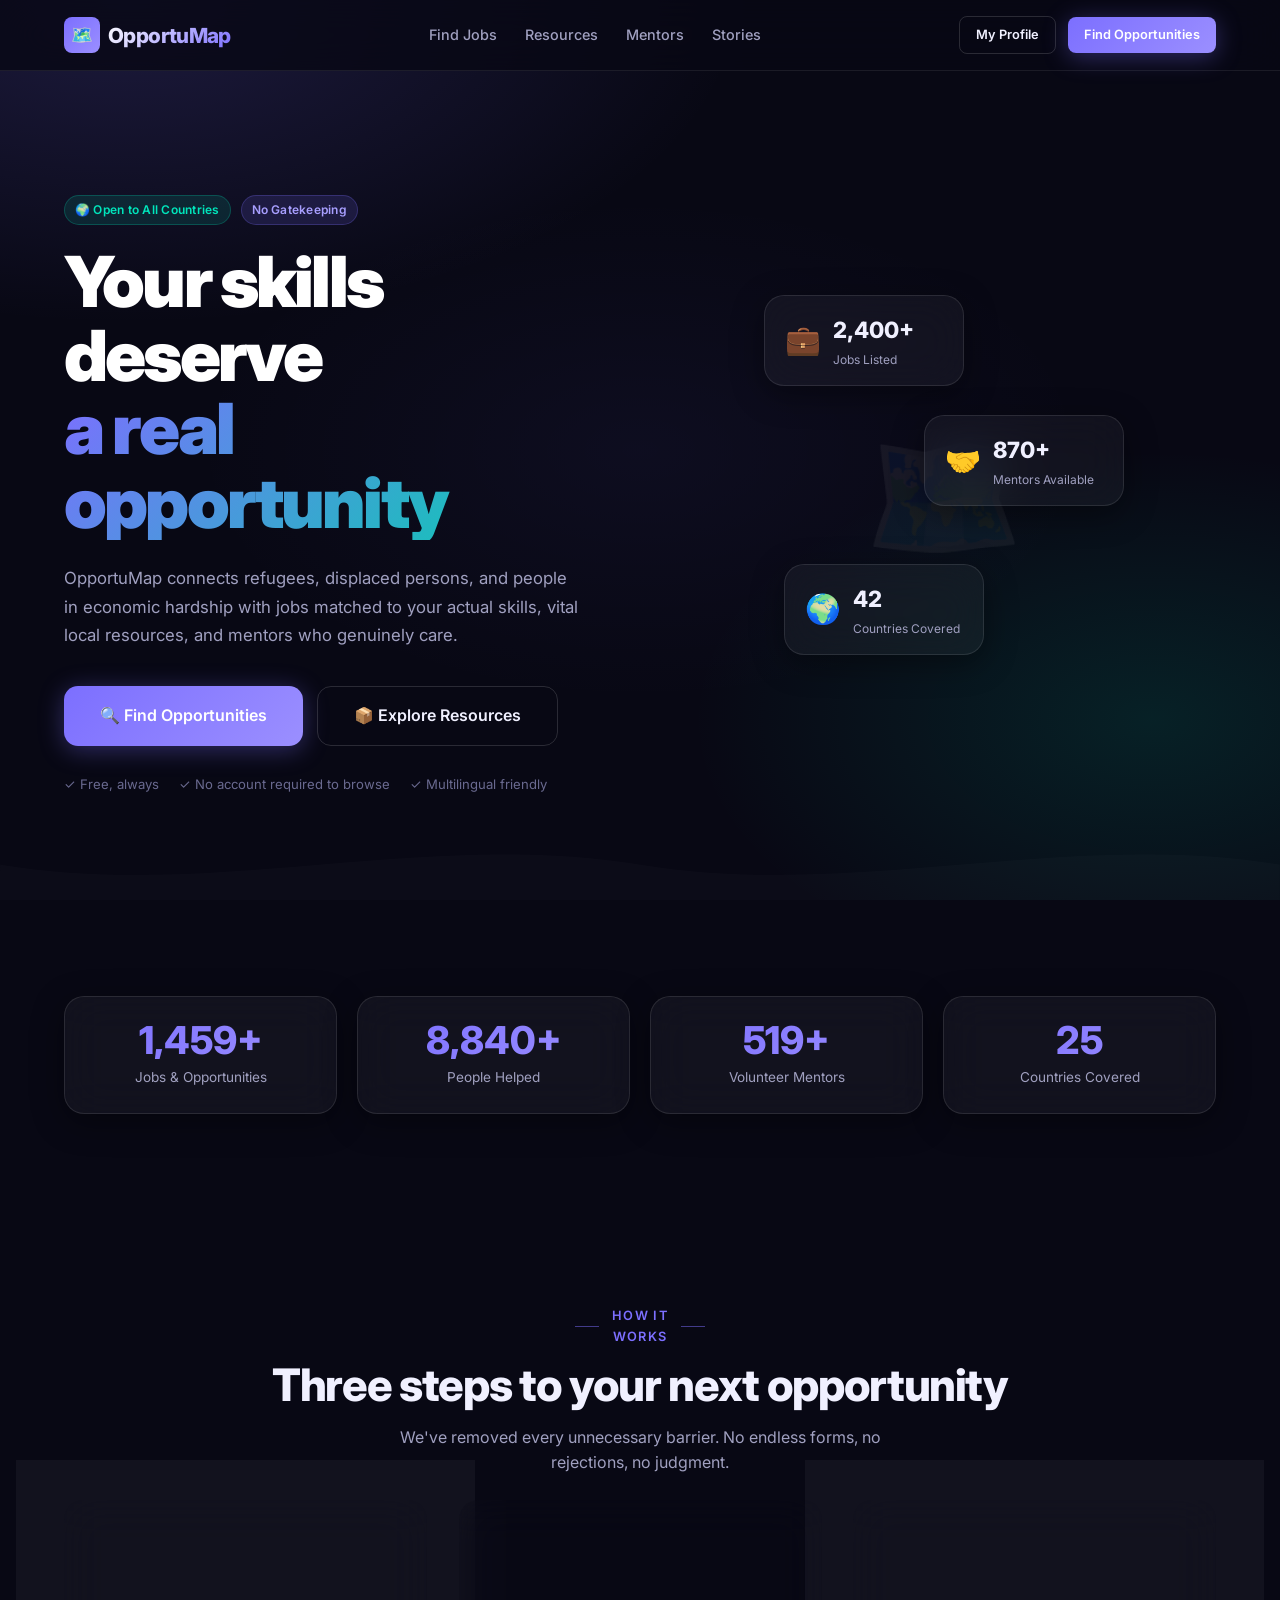
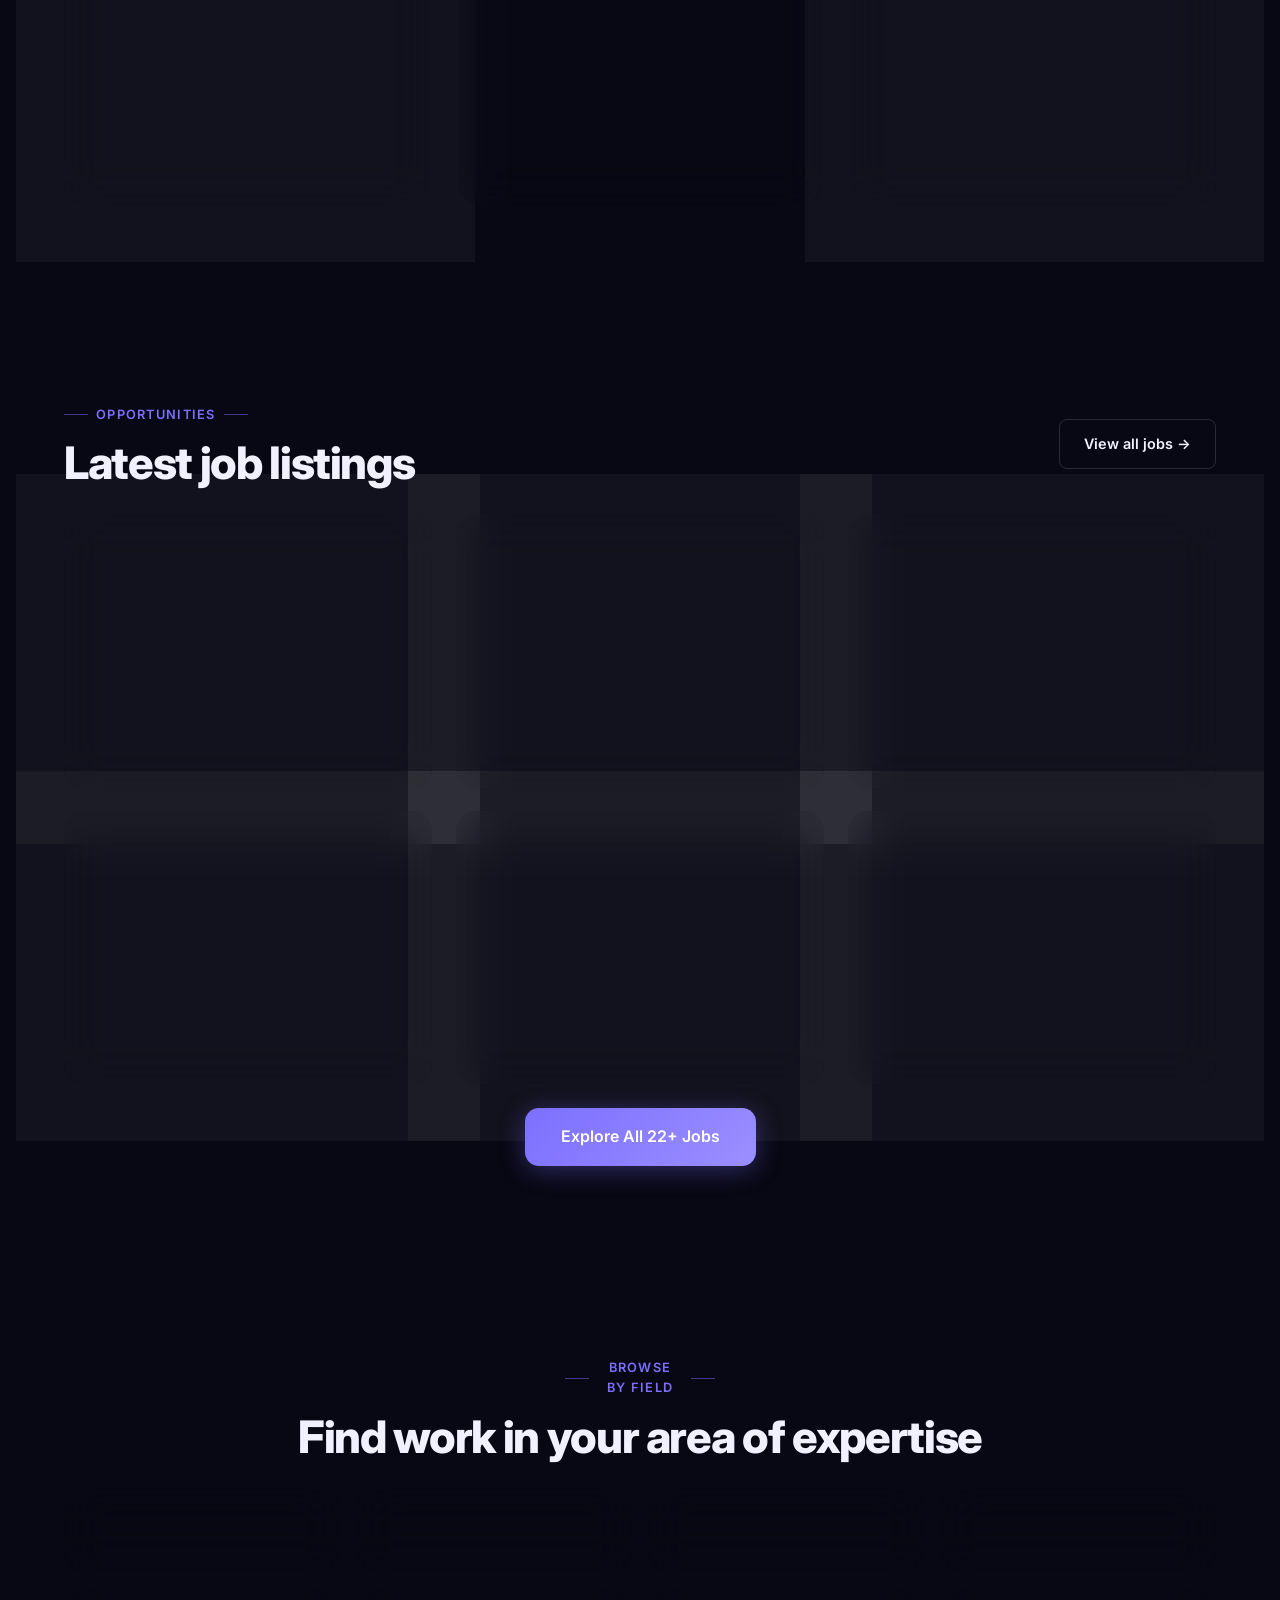
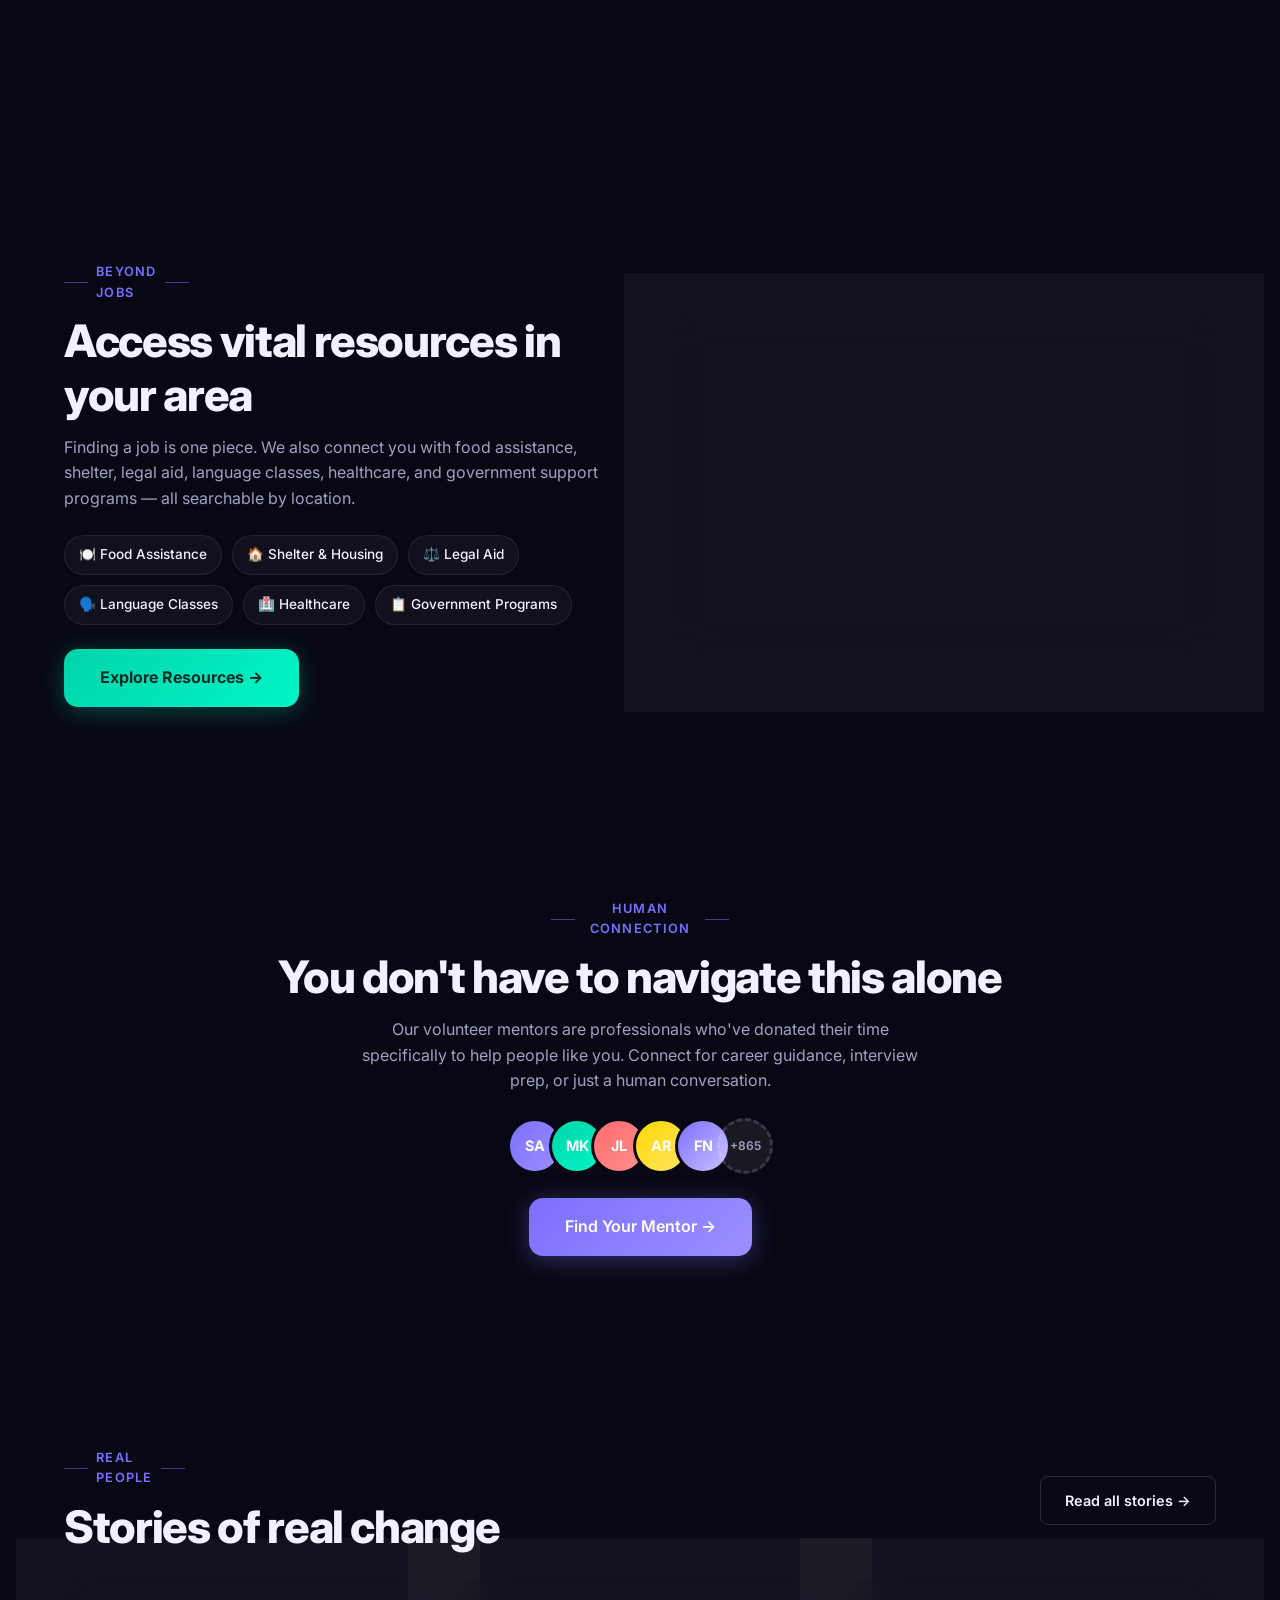
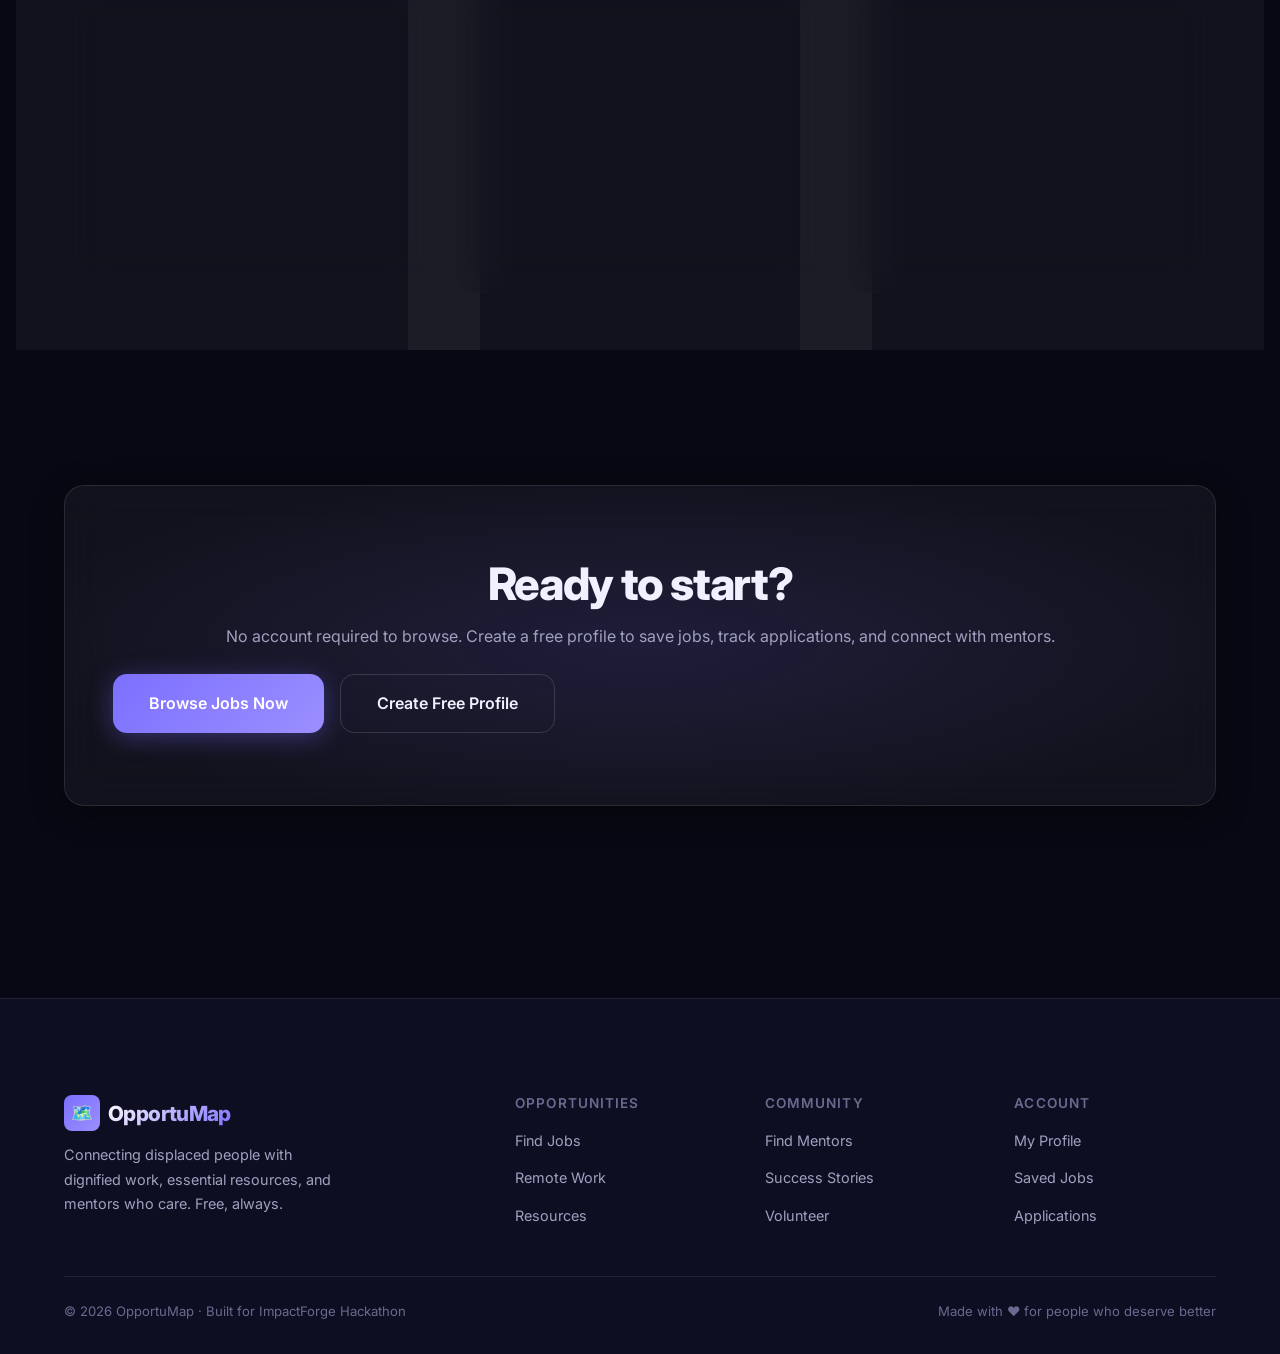
<file: index.html>
<!DOCTYPE html>
<html lang="en">
<head>
  <meta charset="UTF-8" />
  <meta name="viewport" content="width=device-width, initial-scale=1.0" />
  <title>OpportuMap — Find Jobs & Resources for Refugees & Displaced People</title>
  <meta name="description" content="OpportuMap connects refugees, displaced persons, and people in economic hardship with jobs, resources, and mentors. Skill-matched opportunities, no barriers." />
  <meta name="keywords" content="jobs for refugees, displaced persons employment, refugee resources, migrant jobs, humanitarian employment" />
  <meta property="og:title" content="OpportuMap — Opportunity for Everyone" />
  <meta property="og:description" content="Connecting displaced people with dignified work, essential resources, and mentors who care." />
  <link rel="stylesheet" href="css/style.css" />
  <link rel="stylesheet" href="css/home.css" />
</head>
<body>
  <div class="bg-mesh"></div>
  <div id="toast-container"></div>

  <!-- ─── Navigation ─────────────────────────────────────────── -->
  <nav class="navbar" role="navigation" aria-label="Main navigation">
    <div class="container navbar__inner">
      <a href="index.html" class="navbar__logo" aria-label="OpportuMap home">
        <span class="logo-icon">🗺️</span>
        <span class="logo-text">OpportuMap</span>
      </a>
      <ul class="navbar__nav" id="mobile-nav" role="list">
        <li><a href="jobs.html"      class="navbar__link" id="nav-jobs">Find Jobs</a></li>
        <li><a href="resources.html" class="navbar__link" id="nav-resources">Resources</a></li>
        <li><a href="mentors.html"   class="navbar__link" id="nav-mentors">Mentors</a></li>
        <li><a href="stories.html"   class="navbar__link" id="nav-stories">Stories</a></li>
      </ul>
      <div class="navbar__actions">
        <a href="profile.html" class="btn btn--outline btn--sm" id="nav-profile-btn">My Profile</a>
        <a href="jobs.html" class="btn btn--primary btn--sm" id="nav-find-jobs-btn">Find Opportunities</a>
        <button class="navbar__hamburger" id="hamburger" aria-label="Toggle menu" aria-expanded="false">
          <span></span><span></span><span></span>
        </button>
      </div>
    </div>
  </nav>

  <!-- ─── Hero ───────────────────────────────────────────────── -->
  <section class="hero" aria-labelledby="hero-headline">
    <div class="container">
      <div class="hero__content">
        <div class="hero__badge animate-fade-up">
          <span class="badge badge--accent">🌍 Open to All Countries</span>
          <span class="badge badge--primary">No Gatekeeping</span>
        </div>
        <h1 id="hero-headline" class="hero__headline animate-fade-up delay-1">
          Your skills deserve<br/>
          <span class="hero__highlight">a real opportunity</span>
        </h1>
        <p class="hero__sub animate-fade-up delay-2">
          OpportuMap connects refugees, displaced persons, and people in economic hardship
          with jobs matched to your actual skills, vital local resources, and mentors who genuinely care.
        </p>
        <div class="hero__actions animate-fade-up delay-3">
          <a href="jobs.html" class="btn btn--primary btn--lg" id="hero-find-jobs">
            🔍 Find Opportunities
          </a>
          <a href="resources.html" class="btn btn--outline btn--lg" id="hero-find-resources">
            📦 Explore Resources
          </a>
        </div>
        <div class="hero__trust animate-fade-up delay-4">
          <span>✓ Free, always</span>
          <span>✓ No account required to browse</span>
          <span>✓ Multilingual friendly</span>
        </div>
      </div>
      <div class="hero__visual animate-fade-up delay-2">
        <div class="hero__card-float" id="hero-float-card">
          <div class="hero-stat-card">
            <div class="hero-stat-card__icon">💼</div>
            <div>
              <div class="hero-stat-card__val">2,400+</div>
              <div class="hero-stat-card__lbl">Jobs Listed</div>
            </div>
          </div>
          <div class="hero-stat-card hero-stat-card--2">
            <div class="hero-stat-card__icon">🤝</div>
            <div>
              <div class="hero-stat-card__val">870+</div>
              <div class="hero-stat-card__lbl">Mentors Available</div>
            </div>
          </div>
          <div class="hero-stat-card hero-stat-card--3">
            <div class="hero-stat-card__icon">🌍</div>
            <div>
              <div class="hero-stat-card__val">42</div>
              <div class="hero-stat-card__lbl">Countries Covered</div>
            </div>
          </div>
          <div class="hero-globe">🗺️</div>
        </div>
      </div>
    </div>
    <div class="hero__wave">
      <svg viewBox="0 0 1440 80" fill="none" xmlns="http://www.w3.org/2000/svg" aria-hidden="true">
        <path d="M0,40 C240,80 480,0 720,40 C960,80 1200,0 1440,40 L1440,80 L0,80 Z" fill="rgba(255,255,255,0.02)"/>
      </svg>
    </div>
  </section>

  <!-- ─── Stats ──────────────────────────────────────────────── -->
  <section class="stats-section section" aria-label="Platform statistics">
    <div class="container">
      <div class="stats-grid" data-animate>
        <div class="card stat-card" data-animate>
          <div class="stat-value" data-count="2400" data-suffix="+">0</div>
          <div class="stat-label">Jobs & Opportunities</div>
        </div>
        <div class="card stat-card" data-animate>
          <div class="stat-value" data-count="14800" data-suffix="+">0</div>
          <div class="stat-label">People Helped</div>
        </div>
        <div class="card stat-card" data-animate>
          <div class="stat-value" data-count="870" data-suffix="+">0</div>
          <div class="stat-label">Volunteer Mentors</div>
        </div>
        <div class="card stat-card" data-animate>
          <div class="stat-value" data-count="42">0</div>
          <div class="stat-label">Countries Covered</div>
        </div>
      </div>
    </div>
  </section>

  <!-- ─── How It Works ───────────────────────────────────────── -->
  <section class="how-section section" aria-labelledby="how-heading">
    <div class="container">
      <div class="text-center mb-5" data-animate>
        <div class="section-label">How It Works</div>
        <h2 id="how-heading" class="heading-lg">Three steps to your next opportunity</h2>
        <p class="text-muted mt-3" style="max-width:520px; margin-inline:auto;">
          We've removed every unnecessary barrier. No endless forms, no rejections, no judgment.
        </p>
      </div>
      <div class="grid-3" style="gap: 32px;" data-animate>
        <div class="how-step card" data-animate>
          <div class="how-step__number">01</div>
          <div class="how-step__icon">🧑‍💻</div>
          <h3>Build Your Profile</h3>
          <p class="text-muted text-sm mt-3">Tell us your skills, languages, and what kind of work you're looking for. No resume needed — just you.</p>
          <a href="profile.html" class="btn btn--ghost btn--sm mt-4" id="step1-profile-link">Create Profile →</a>
        </div>
        <div class="how-step card how-step--featured" data-animate>
          <div class="how-step__number">02</div>
          <div class="how-step__icon">🔍</div>
          <h3>Get Matched</h3>
          <p class="text-muted text-sm mt-3">Our skill-matching system surfaces the most relevant jobs and resources based on what you actually know how to do.</p>
          <a href="jobs.html" class="btn btn--primary btn--sm mt-4" id="step2-match-link">Browse Jobs →</a>
        </div>
        <div class="how-step card" data-animate>
          <div class="how-step__number">03</div>
          <div class="how-step__icon">🚀</div>
          <h3>Get Support</h3>
          <p class="text-muted text-sm mt-3">Connect with volunteer mentors, access local resources, and apply with confidence. We're with you every step.</p>
          <a href="mentors.html" class="btn btn--ghost btn--sm mt-4" id="step3-mentor-link">Find a Mentor →</a>
        </div>
      </div>
    </div>
  </section>

  <!-- ─── Featured Jobs ───────────────────────────────────────── -->
  <section class="featured-jobs section" aria-labelledby="featured-jobs-heading">
    <div class="container">
      <div class="flex items-center justify-between mb-5" data-animate>
        <div>
          <div class="section-label">Opportunities</div>
          <h2 id="featured-jobs-heading" class="heading-lg">Latest job listings</h2>
        </div>
        <a href="jobs.html" class="btn btn--outline" id="view-all-jobs-btn">View all jobs →</a>
      </div>
      <div class="grid-auto" id="featured-jobs-container" data-animate>
        <!-- Populated by JS -->
      </div>
      <div class="text-center mt-5" data-animate>
        <a href="jobs.html" class="btn btn--primary btn--lg" id="explore-all-jobs-btn">Explore All 22+ Jobs</a>
      </div>
    </div>
  </section>

  <!-- ─── Categories ─────────────────────────────────────────── -->
  <section class="categories-section section" aria-labelledby="categories-heading">
    <div class="container">
      <div class="text-center mb-5" data-animate>
        <div class="section-label">Browse By Field</div>
        <h2 id="categories-heading" class="heading-lg">Find work in your area of expertise</h2>
      </div>
      <div class="categories-grid" data-animate>
        <a href="jobs.html?category=Technology" class="category-card card" id="cat-technology">
          <span class="category-card__icon">💻</span>
          <span class="category-card__name">Technology</span>
          <span class="category-card__count badge badge--primary">4 jobs</span>
        </a>
        <a href="jobs.html?category=Healthcare" class="category-card card" id="cat-healthcare">
          <span class="category-card__icon">🏥</span>
          <span class="category-card__name">Healthcare</span>
          <span class="category-card__count badge badge--accent">3 jobs</span>
        </a>
        <a href="jobs.html?category=Education" class="category-card card" id="cat-education">
          <span class="category-card__icon">📚</span>
          <span class="category-card__name">Education</span>
          <span class="category-card__count badge badge--primary">2 jobs</span>
        </a>
        <a href="jobs.html?category=Logistics" class="category-card card" id="cat-logistics">
          <span class="category-card__icon">📦</span>
          <span class="category-card__name">Logistics</span>
          <span class="category-card__count badge badge--neutral">2 jobs</span>
        </a>
        <a href="jobs.html?category=Social Work" class="category-card card" id="cat-social">
          <span class="category-card__icon">🌍</span>
          <span class="category-card__name">Social Work</span>
          <span class="category-card__count badge badge--accent">2 jobs</span>
        </a>
        <a href="jobs.html?category=Language" class="category-card card" id="cat-language">
          <span class="category-card__icon">🗣️</span>
          <span class="category-card__name">Language</span>
          <span class="category-card__count badge badge--warn">1 job</span>
        </a>
        <a href="jobs.html?category=Creative" class="category-card card" id="cat-creative">
          <span class="category-card__icon">🎨</span>
          <span class="category-card__name">Creative</span>
          <span class="category-card__count badge badge--primary">2 jobs</span>
        </a>
        <a href="jobs.html" class="category-card card category-card--more" id="cat-more">
          <span class="category-card__icon">➕</span>
          <span class="category-card__name">View All</span>
          <span class="category-card__count badge badge--neutral">22+ jobs</span>
        </a>
      </div>
    </div>
  </section>

  <!-- ─── Resources Preview ──────────────────────────────────── -->
  <section class="resources-preview section" aria-labelledby="resources-heading">
    <div class="container">
      <div class="resources-preview__inner">
        <div class="resources-preview__text" data-animate>
          <div class="section-label">Beyond Jobs</div>
          <h2 id="resources-heading" class="heading-lg">Access vital resources in your area</h2>
          <p class="text-muted mt-3">
            Finding a job is one piece. We also connect you with food assistance, shelter, legal aid,
            language classes, healthcare, and government support programs — all searchable by location.
          </p>
          <div class="resources-types mt-5">
            <div class="resource-type-pill">🍽️ Food Assistance</div>
            <div class="resource-type-pill">🏠 Shelter & Housing</div>
            <div class="resource-type-pill">⚖️ Legal Aid</div>
            <div class="resource-type-pill">🗣️ Language Classes</div>
            <div class="resource-type-pill">🏥 Healthcare</div>
            <div class="resource-type-pill">📋 Government Programs</div>
          </div>
          <a href="resources.html" class="btn btn--accent btn--lg mt-5" id="hero-resources-link">
            Explore Resources →
          </a>
        </div>
        <div class="resources-preview__card card" data-animate>
          <div class="resource-card-preview">
            <div class="rcp-header">
              <span class="badge badge--accent">📍 Berlin, Germany</span>
              <span class="badge badge--neutral">50+ Resources</span>
            </div>
            <div class="rcp-list">
              <div class="rcp-item">
                <span class="rcp-icon">🍽️</span>
                <div>
                  <div class="font-semibold text-sm">Berlin Food Bank</div>
                  <div class="text-faint text-xs">Mon–Fri, 9am–5pm · Mitte district</div>
                </div>
                <span class="badge badge--accent" style="margin-left:auto;">Open</span>
              </div>
              <div class="rcp-item">
                <span class="rcp-icon">⚖️</span>
                <div>
                  <div class="font-semibold text-sm">Refugee Legal Aid Clinic</div>
                  <div class="text-faint text-xs">Free consultations · Wed & Fri</div>
                </div>
                <span class="badge badge--accent" style="margin-left:auto;">Free</span>
              </div>
              <div class="rcp-item">
                <span class="rcp-icon">🗣️</span>
                <div>
                  <div class="font-semibold text-sm">German for Newcomers</div>
                  <div class="text-faint text-xs">A1–B2 · Online + in-person</div>
                </div>
                <span class="badge badge--primary" style="margin-left:auto;">Enrolling</span>
              </div>
              <div class="rcp-item">
                <span class="rcp-icon">🏠</span>
                <div>
                  <div class="font-semibold text-sm">Emergency Housing Support</div>
                  <div class="text-faint text-xs">24/7 hotline available</div>
                </div>
                <span class="badge badge--warn" style="margin-left:auto;">Urgent</span>
              </div>
            </div>
          </div>
        </div>
      </div>
    </div>
  </section>

  <!-- ─── Mentor Teaser ──────────────────────────────────────── -->
  <section class="mentor-teaser section" aria-labelledby="mentor-heading">
    <div class="container text-center">
      <div class="section-label" data-animate>Human Connection</div>
      <h2 id="mentor-heading" class="heading-lg" data-animate>You don't have to navigate this alone</h2>
      <p class="text-muted mt-3" style="max-width:560px; margin-inline:auto;" data-animate>
        Our volunteer mentors are professionals who've donated their time specifically to help people like you.
        Connect for career guidance, interview prep, or just a human conversation.
      </p>
      <div class="mentor-avatars-row mt-5" data-animate>
        <div class="mentor-avatar-bubble" style="background: linear-gradient(135deg,#7C6FFF,#9b8fff);">SA</div>
        <div class="mentor-avatar-bubble" style="background: linear-gradient(135deg,#00D4AA,#00f5c7);">MK</div>
        <div class="mentor-avatar-bubble" style="background: linear-gradient(135deg,#FF6B6B,#ff9090);">JL</div>
        <div class="mentor-avatar-bubble" style="background: linear-gradient(135deg,#FFD700,#ffe566);">AR</div>
        <div class="mentor-avatar-bubble" style="background: linear-gradient(135deg,#7C6FFF,#c9c0ff);">FN</div>
        <div class="mentor-count-bubble">+865</div>
      </div>
      <a href="mentors.html" class="btn btn--primary btn--lg mt-5" id="find-mentor-btn">Find Your Mentor →</a>
    </div>
  </section>

  <!-- ─── Story Teaser ──────────────────────────────────────────── -->
  <section class="story-teaser section" aria-labelledby="stories-heading">
    <div class="container">
      <div class="flex items-center justify-between mb-5" data-animate>
        <div>
          <div class="section-label">Real People</div>
          <h2 id="stories-heading" class="heading-lg">Stories of real change</h2>
        </div>
        <a href="stories.html" class="btn btn--outline" id="view-all-stories-btn">Read all stories →</a>
      </div>
      <div class="grid-3" data-animate>
        <div class="story-card card" data-animate>
          <div class="story-card__quote">"</div>
          <p class="story-card__text">
            "I came to Germany with 8 years of nursing experience and couldn't find work. OpportuMap connected me with EuroHealth and guided me through credential recognition. I start work next month."
          </p>
          <div class="story-card__author">
            <div class="avatar avatar--sm" style="background: linear-gradient(135deg,#FF6B6B,#ff9090);">FZ</div>
            <div>
              <div class="font-semibold text-sm">Fatima Z.</div>
              <div class="text-faint text-xs">Nurse · Damascus → Vienna</div>
            </div>
          </div>
        </div>
        <div class="story-card card" data-animate>
          <div class="story-card__quote">"</div>
          <p class="story-card__text">
            "I had JavaScript skills but no local network. Found a remote role through OpportuMap in my first week. My team is incredible and I work from anywhere."
          </p>
          <div class="story-card__author">
            <div class="avatar avatar--sm" style="background: linear-gradient(135deg,#7C6FFF,#9b8fff);">KA</div>
            <div>
              <div class="font-semibold text-sm">Karim A.</div>
              <div class="text-faint text-xs">Dev · Aleppo → Remote</div>
            </div>
          </div>
        </div>
        <div class="story-card card" data-animate>
          <div class="story-card__quote">"</div>
          <p class="story-card__text">
            "The resource directory found me emergency housing and a food bank within an hour. Then my mentor helped me land a job interview the next week. This platform is different."
          </p>
          <div class="story-card__author">
            <div class="avatar avatar--sm" style="background: linear-gradient(135deg,#00D4AA,#00f5c7);">MM</div>
            <div>
              <div class="font-semibold text-sm">Maria M.</div>
              <div class="text-faint text-xs">Social Worker · Kyiv → Toronto</div>
            </div>
          </div>
        </div>
      </div>
    </div>
  </section>

  <!-- ─── CTA Section ────────────────────────────────────────── -->
  <section class="cta-section section" aria-labelledby="cta-heading">
    <div class="container">
      <div class="cta-inner card" data-animate>
        <div class="cta-inner__bg"></div>
        <div class="cta-inner__content">
          <h2 id="cta-heading" class="heading-lg">Ready to start?</h2>
          <p class="text-muted mt-3">
            No account required to browse. Create a free profile to save jobs, track applications, and connect with mentors.
          </p>
          <div class="flex gap-4 justify-center wrap mt-5">
            <a href="jobs.html" class="btn btn--primary btn--lg" id="cta-browse-jobs">Browse Jobs Now</a>
            <a href="profile.html" class="btn btn--outline btn--lg" id="cta-create-profile">Create Free Profile</a>
          </div>
        </div>
      </div>
    </div>
  </section>

  <!-- ─── Footer ─────────────────────────────────────────────── -->
  <footer class="footer" role="contentinfo">
    <div class="container">
      <div class="footer__grid">
        <div class="footer__brand">
          <div class="navbar__logo">
            <span class="logo-icon">🗺️</span>
            <span class="logo-text">OpportuMap</span>
          </div>
          <p>Connecting displaced people with dignified work, essential resources, and mentors who care. Free, always.</p>
        </div>
        <div class="footer__col">
          <h4>Opportunities</h4>
          <ul class="footer__links">
            <li><a href="jobs.html">Find Jobs</a></li>
            <li><a href="jobs.html?mode=Remote">Remote Work</a></li>
            <li><a href="resources.html">Resources</a></li>
          </ul>
        </div>
        <div class="footer__col">
          <h4>Community</h4>
          <ul class="footer__links">
            <li><a href="mentors.html">Find Mentors</a></li>
            <li><a href="stories.html">Success Stories</a></li>
            <li><a href="mentors.html#become-mentor">Volunteer</a></li>
          </ul>
        </div>
        <div class="footer__col">
          <h4>Account</h4>
          <ul class="footer__links">
            <li><a href="profile.html">My Profile</a></li>
            <li><a href="profile.html#saved">Saved Jobs</a></li>
            <li><a href="profile.html#tracker">Applications</a></li>
          </ul>
        </div>
      </div>
      <div class="footer__bottom">
        <span>© 2026 OpportuMap · Built for ImpactForge Hackathon</span>
        <span>Made with ❤️ for people who deserve better</span>
      </div>
    </div>
  </footer>

  <script src="data/jobs.js"></script>
  <script src="js/app.js"></script>
  <script>
    // Render featured jobs (first 6)
    document.addEventListener('DOMContentLoaded', () => {
      const container = document.getElementById('featured-jobs-container');
      if (!container || typeof JOBS_DATA === 'undefined') return;

      JOBS_DATA.slice(0, 6).forEach((job, i) => {
        const saved = isJobSaved(job.id);
        const card = document.createElement('div');
        card.className = 'card job-mini-card';
        card.style.animationDelay = `${i * 0.08}s`;
        card.innerHTML = `
          <div class="job-mini-card__header">
            <div class="job-mini-icon" style="background: ${job.color}22; border: 1px solid ${job.color}44;">${job.logo}</div>
            <div style="flex:1; min-width:0;">
              <div class="font-semibold" style="font-size:0.95rem; white-space:nowrap; overflow:hidden; text-overflow:ellipsis;">${job.title}</div>
              <div class="text-muted text-sm">${job.company}</div>
            </div>
            <button class="save-btn ${saved ? 'saved' : ''}" data-id="${job.id}" aria-label="${saved ? 'Unsave' : 'Save'} job" title="${saved ? 'Saved' : 'Save job'}">
              ${saved ? '★' : '☆'}
            </button>
          </div>
          <div class="flex gap-2 wrap mt-3">
            <span class="badge badge--neutral">📍 ${job.location}</span>
            <span class="badge badge--neutral">${job.type}</span>
            ${job.urgent ? '<span class="badge badge--warn">🔥 Urgent</span>' : ''}
          </div>
          <div class="flex gap-2 wrap mt-2">
            ${job.skills.slice(0,3).map(s => `<span class="skill-tag">${s}</span>`).join('')}
          </div>
          <div class="job-mini-card__footer mt-3">
            <span class="text-accent font-semibold text-sm">${job.salary}</span>
            <a href="jobs.html" class="btn btn--ghost btn--sm" id="apply-${job.id}">View →</a>
          </div>
        `;
        container.appendChild(card);
      });

      // Save toggle
      container.addEventListener('click', e => {
        const btn = e.target.closest('.save-btn');
        if (!btn) return;
        const id = btn.dataset.id;
        const nowSaved = toggleSaveJob(id);
        btn.textContent = nowSaved ? '★' : '☆';
        btn.classList.toggle('saved', nowSaved);
      });
    });
  </script>
</body>
</html>
</file>
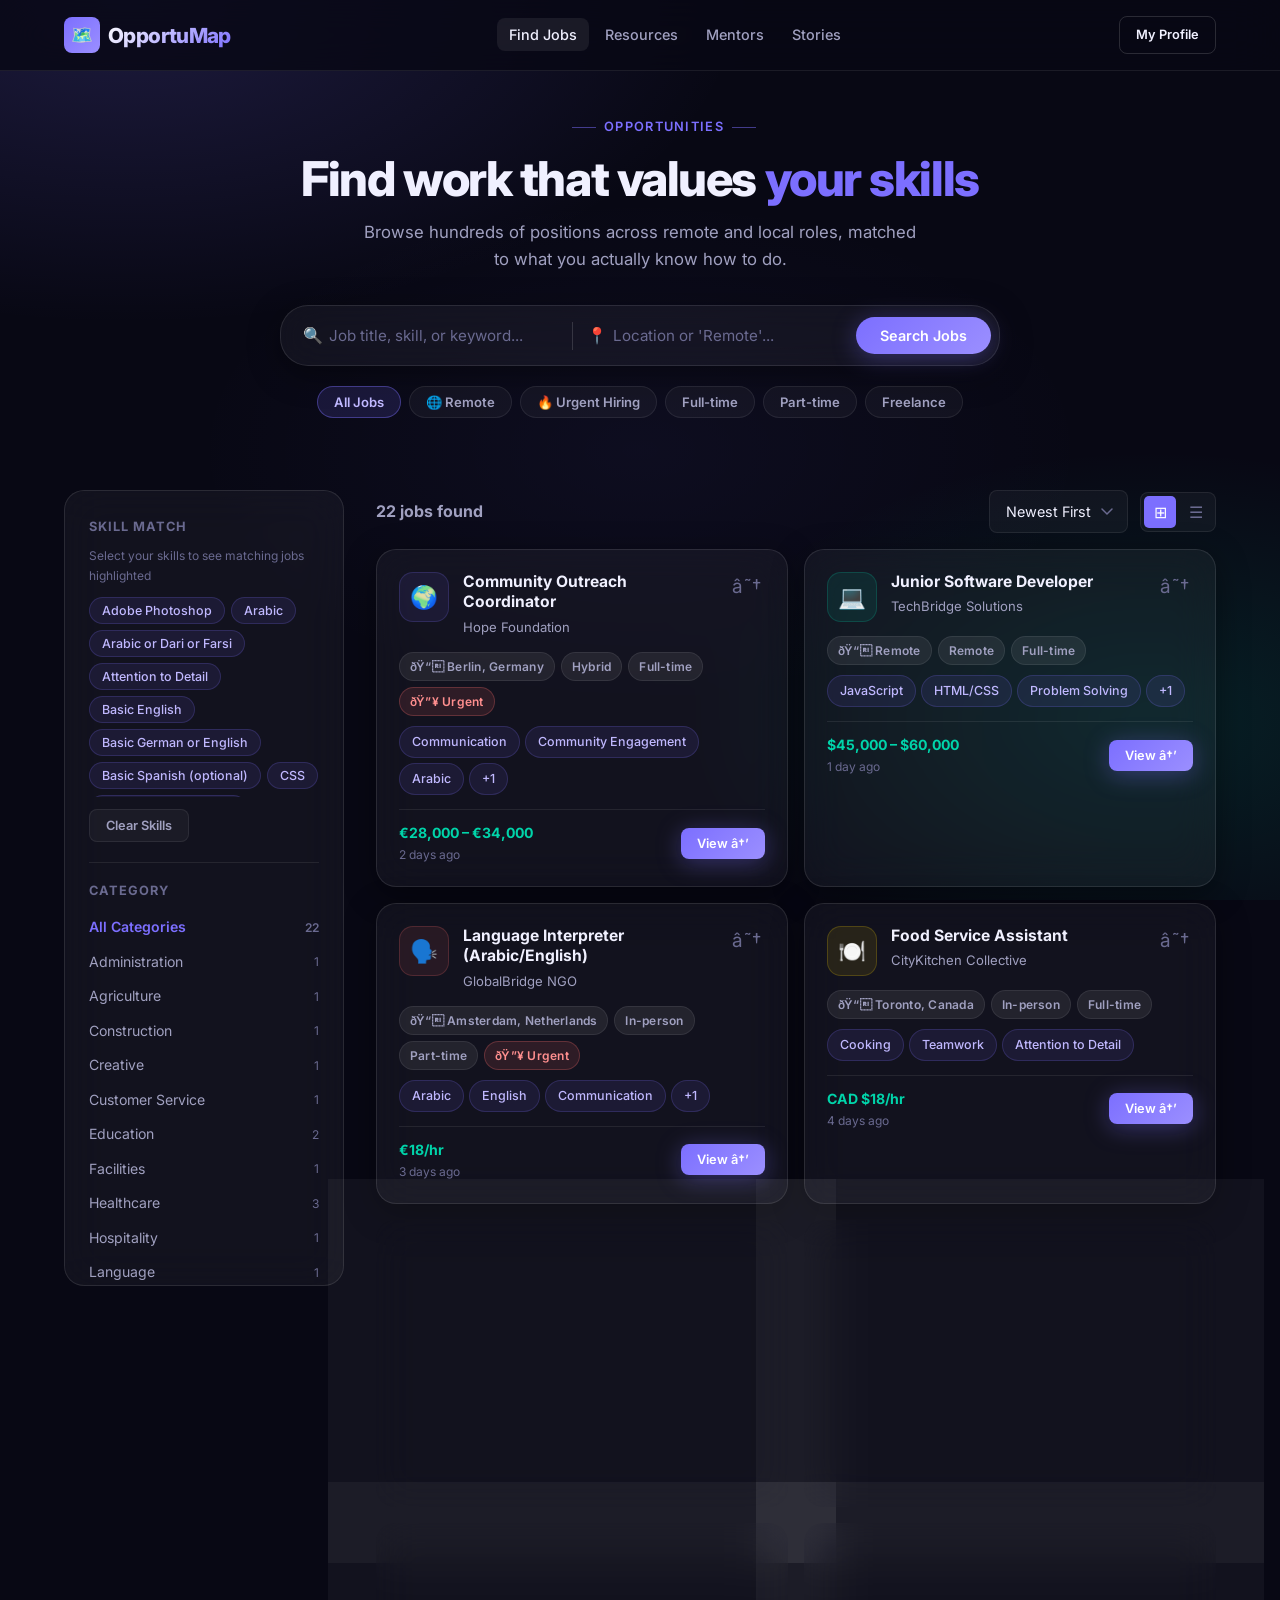
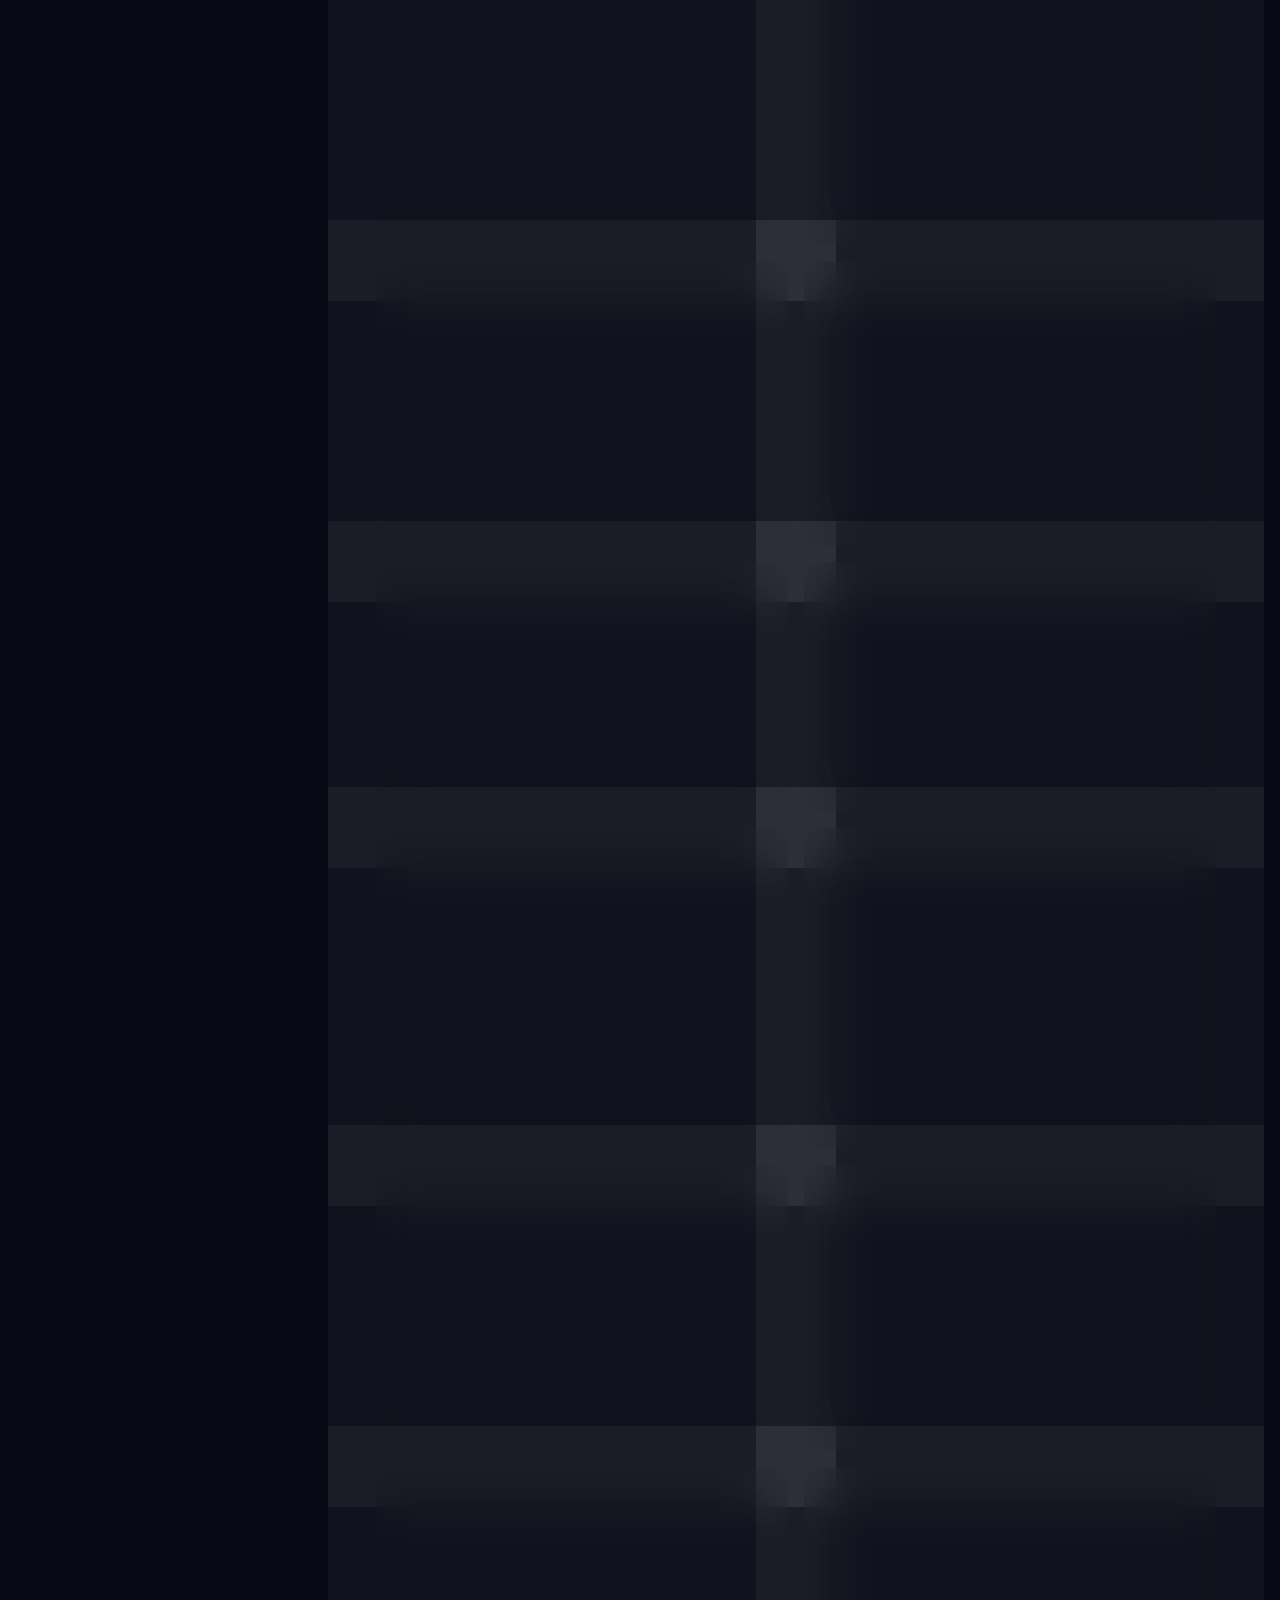
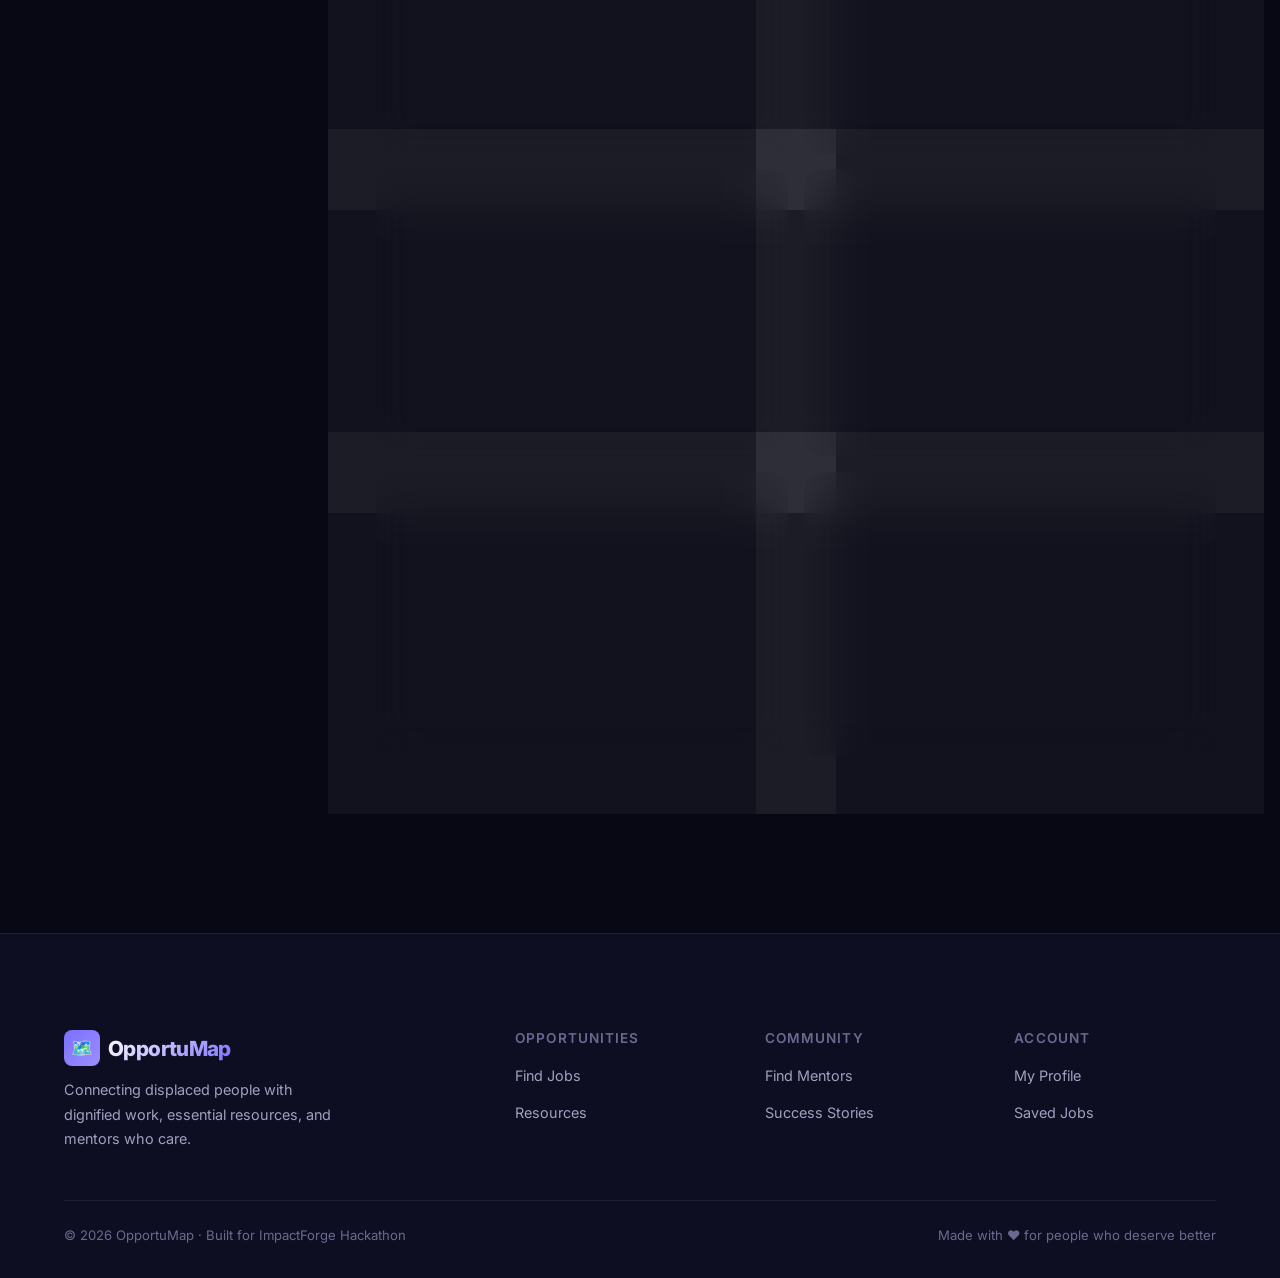
<file: jobs.html>
<!DOCTYPE html>
<html lang="en">
<head>
  <meta charset="UTF-8" />
  <meta name="viewport" content="width=device-width, initial-scale=1.0" />
  <title>Find Jobs — OpportuMap</title>
  <meta name="description" content="Browse jobs matched to your skills. Remote, in-person, and hybrid roles for refugees and displaced persons across technology, healthcare, education, and more." />
  <link rel="stylesheet" href="css/style.css" />
  <link rel="stylesheet" href="css/jobs.css" />
</head>
<body>
  <div class="bg-mesh"></div>
  <div id="toast-container"></div>

  <!-- ─── Navigation ─────────────────────────────────────────── -->
  <nav class="navbar" role="navigation" aria-label="Main navigation">
    <div class="container navbar__inner">
      <a href="index.html" class="navbar__logo" aria-label="OpportuMap home">
        <span class="logo-icon">🗺️</span>
        <span class="logo-text">OpportuMap</span>
      </a>
      <ul class="navbar__nav" id="mobile-nav" role="list">
        <li><a href="jobs.html"      class="navbar__link" id="nav-jobs">Find Jobs</a></li>
        <li><a href="resources.html" class="navbar__link" id="nav-resources">Resources</a></li>
        <li><a href="mentors.html"   class="navbar__link" id="nav-mentors">Mentors</a></li>
        <li><a href="stories.html"   class="navbar__link" id="nav-stories">Stories</a></li>
      </ul>
      <div class="navbar__actions">
        <a href="profile.html" class="btn btn--outline btn--sm" id="nav-profile-btn">My Profile</a>
        <button class="navbar__hamburger" id="hamburger" aria-label="Toggle menu" aria-expanded="false">
          <span></span><span></span><span></span>
        </button>
      </div>
    </div>
  </nav>

  <!-- ─── Page Header ────────────────────────────────────────── -->
  <header class="page-header jobs-header" aria-label="Jobs board header">
    <div class="container">
      <div class="section-label" data-animate>Opportunities</div>
      <h1 data-animate>Find work that values <span class="highlight">your skills</span></h1>
      <p data-animate>Browse hundreds of positions across remote and local roles, matched to what you actually know how to do.</p>

      <!-- Main Search Bar -->
      <div class="jobs-search-bar card" data-animate>
        <div class="jobs-search-bar__field">
          <span class="icon">🔍</span>
          <input type="text" id="search-input" class="input" placeholder="Job title, skill, or keyword..." aria-label="Search jobs" />
        </div>
        <div class="jobs-search-bar__divider"></div>
        <div class="jobs-search-bar__field">
          <span class="icon">📍</span>
          <input type="text" id="location-input" class="input" placeholder="Location or 'Remote'..." aria-label="Search by location" />
        </div>
        <button class="btn btn--primary" id="search-btn">Search Jobs</button>
      </div>

      <!-- Quick Filters -->
      <div class="quick-filters" data-animate>
        <button class="quick-filter active" data-filter="all" id="qf-all">All Jobs</button>
        <button class="quick-filter" data-filter="remote" id="qf-remote">🌐 Remote</button>
        <button class="quick-filter" data-filter="urgent" id="qf-urgent">🔥 Urgent Hiring</button>
        <button class="quick-filter" data-filter="fulltime" id="qf-fulltime">Full-time</button>
        <button class="quick-filter" data-filter="parttime" id="qf-parttime">Part-time</button>
        <button class="quick-filter" data-filter="freelance" id="qf-freelance">Freelance</button>
      </div>
    </div>
  </header>

  <!-- ─── Main Content ───────────────────────────────────────── -->
  <main class="jobs-main">
    <div class="container jobs-layout">

      <!-- ── Sidebar Filters ─── -->
      <aside class="jobs-sidebar" aria-label="Filter jobs">
        <div class="sidebar-section">
          <h3 class="sidebar-title">Skill Match</h3>
          <p class="text-faint text-xs mb-3">Select your skills to see matching jobs highlighted</p>
          <div class="skill-tags-container" id="skill-filter-tags">
            <!-- Populated by JS -->
          </div>
          <button class="btn btn--ghost btn--sm mt-3" id="clear-skills-btn">Clear Skills</button>
        </div>

        <div class="sidebar-divider"></div>

        <div class="sidebar-section">
          <h3 class="sidebar-title">Category</h3>
          <div id="category-filters">
            <!-- Populated by JS -->
          </div>
        </div>

        <div class="sidebar-divider"></div>

        <div class="sidebar-section">
          <h3 class="sidebar-title">Work Mode</h3>
          <div id="mode-filters">
            <label class="checkbox-wrap" for="mode-all">
              <input type="radio" name="mode" id="mode-all" value="" checked> All modes
            </label>
            <label class="checkbox-wrap mt-2" for="mode-remote">
              <input type="radio" name="mode" id="mode-remote" value="Remote"> 🌐 Remote
            </label>
            <label class="checkbox-wrap mt-2" for="mode-inperson">
              <input type="radio" name="mode" id="mode-inperson" value="In-person"> 🏢 In-person
            </label>
            <label class="checkbox-wrap mt-2" for="mode-hybrid">
              <input type="radio" name="mode" id="mode-hybrid" value="Hybrid"> 🔀 Hybrid
            </label>
          </div>
        </div>

        <div class="sidebar-divider"></div>

        <div class="sidebar-section">
          <h3 class="sidebar-title">Job Type</h3>
          <div id="type-filters">
            <!-- Populated by JS -->
          </div>
        </div>

        <div class="sidebar-divider"></div>

        <button class="btn btn--outline" style="width:100%;" id="reset-filters-btn">Reset All Filters</button>
      </aside>

      <!-- ── Job Listings ─── -->
      <section class="jobs-results" aria-label="Job listings">
        <div class="jobs-results__header">
          <div>
            <span id="results-count" class="results-count">22 jobs found</span>
            <span class="text-faint text-sm" id="match-label"></span>
          </div>
          <div class="flex gap-3 items-center">
            <select class="input" id="sort-select" style="width:auto;" aria-label="Sort jobs">
              <option value="newest">Newest First</option>
              <option value="urgent">Urgent First</option>
              <option value="match">Best Match</option>
            </select>
            <div class="view-toggle">
              <button class="view-btn active" id="view-grid" aria-label="Grid view" title="Grid view">⊞</button>
              <button class="view-btn" id="view-list" aria-label="List view" title="List view">☰</button>
            </div>
          </div>
        </div>

        <!-- Skill Match Banner (shown when skills selected) -->
        <div class="match-banner" id="match-banner" style="display:none;" role="status">
          <span>✨ Showing skill-matched jobs first</span>
          <button class="btn btn--ghost btn--sm" id="clear-match-btn">Clear</button>
        </div>

        <!-- Jobs Grid -->
        <div class="jobs-grid" id="jobs-container" role="list">
          <!-- Populated by JS -->
        </div>

        <!-- Empty State -->
        <div class="empty-state" id="empty-state" style="display:none;">
          <div class="empty-icon">🔍</div>
          <h3>No jobs found</h3>
          <p class="text-muted">Try adjusting your search or filters.</p>
          <button class="btn btn--primary mt-4" id="empty-reset-btn">Reset Filters</button>
        </div>
      </section>
    </div>
  </main>

  <!-- ─── Job Detail Modal ────────────────────────────────────── -->
  <div class="modal-overlay" id="job-modal" role="dialog" aria-modal="true" aria-labelledby="modal-job-title">
    <div class="modal job-modal">
      <div class="job-modal__header">
        <div class="job-modal__icon" id="modal-icon"></div>
        <div style="flex:1">
          <h2 id="modal-job-title" class="heading-md"></h2>
          <div class="text-muted" id="modal-company"></div>
        </div>
        <button class="modal-close btn btn--ghost btn--sm" id="modal-close-btn" aria-label="Close modal">✕</button>
      </div>
      <div class="flex gap-2 wrap mt-3" id="modal-badges"></div>
      <div class="divider"></div>
      <p class="text-muted" id="modal-description" style="line-height:1.8;"></p>
      <div class="mt-4">
        <div class="sidebar-title mb-3">Required Skills</div>
        <div class="flex gap-2 wrap" id="modal-skills"></div>
      </div>
      <div class="mt-4 flex items-center justify-between">
        <div>
          <div class="text-faint text-xs">Salary</div>
          <div class="text-accent font-bold" id="modal-salary" style="font-size:1.1rem;"></div>
        </div>
        <div class="flex gap-3">
          <button class="btn btn--outline" id="modal-save-btn">☆ Save Job</button>
          <button class="btn btn--primary" id="modal-apply-btn">Apply Now →</button>
        </div>
      </div>
    </div>
  </div>

  <!-- ─── Footer ─────────────────────────────────────────────── -->
  <footer class="footer" role="contentinfo">
    <div class="container">
      <div class="footer__grid">
        <div class="footer__brand">
          <div class="navbar__logo">
            <span class="logo-icon">🗺️</span>
            <span class="logo-text">OpportuMap</span>
          </div>
          <p>Connecting displaced people with dignified work, essential resources, and mentors who care.</p>
        </div>
        <div class="footer__col">
          <h4>Opportunities</h4>
          <ul class="footer__links">
            <li><a href="jobs.html">Find Jobs</a></li>
            <li><a href="resources.html">Resources</a></li>
          </ul>
        </div>
        <div class="footer__col">
          <h4>Community</h4>
          <ul class="footer__links">
            <li><a href="mentors.html">Find Mentors</a></li>
            <li><a href="stories.html">Success Stories</a></li>
          </ul>
        </div>
        <div class="footer__col">
          <h4>Account</h4>
          <ul class="footer__links">
            <li><a href="profile.html">My Profile</a></li>
            <li><a href="profile.html#saved">Saved Jobs</a></li>
          </ul>
        </div>
      </div>
      <div class="footer__bottom">
        <span>© 2026 OpportuMap · Built for ImpactForge Hackathon</span>
        <span>Made with ❤️ for people who deserve better</span>
      </div>
    </div>
  </footer>

  <script src="data/jobs.js"></script>
  <script src="js/app.js"></script>
  <script src="js/jobs.js"></script>
</body>
</html>
</file>
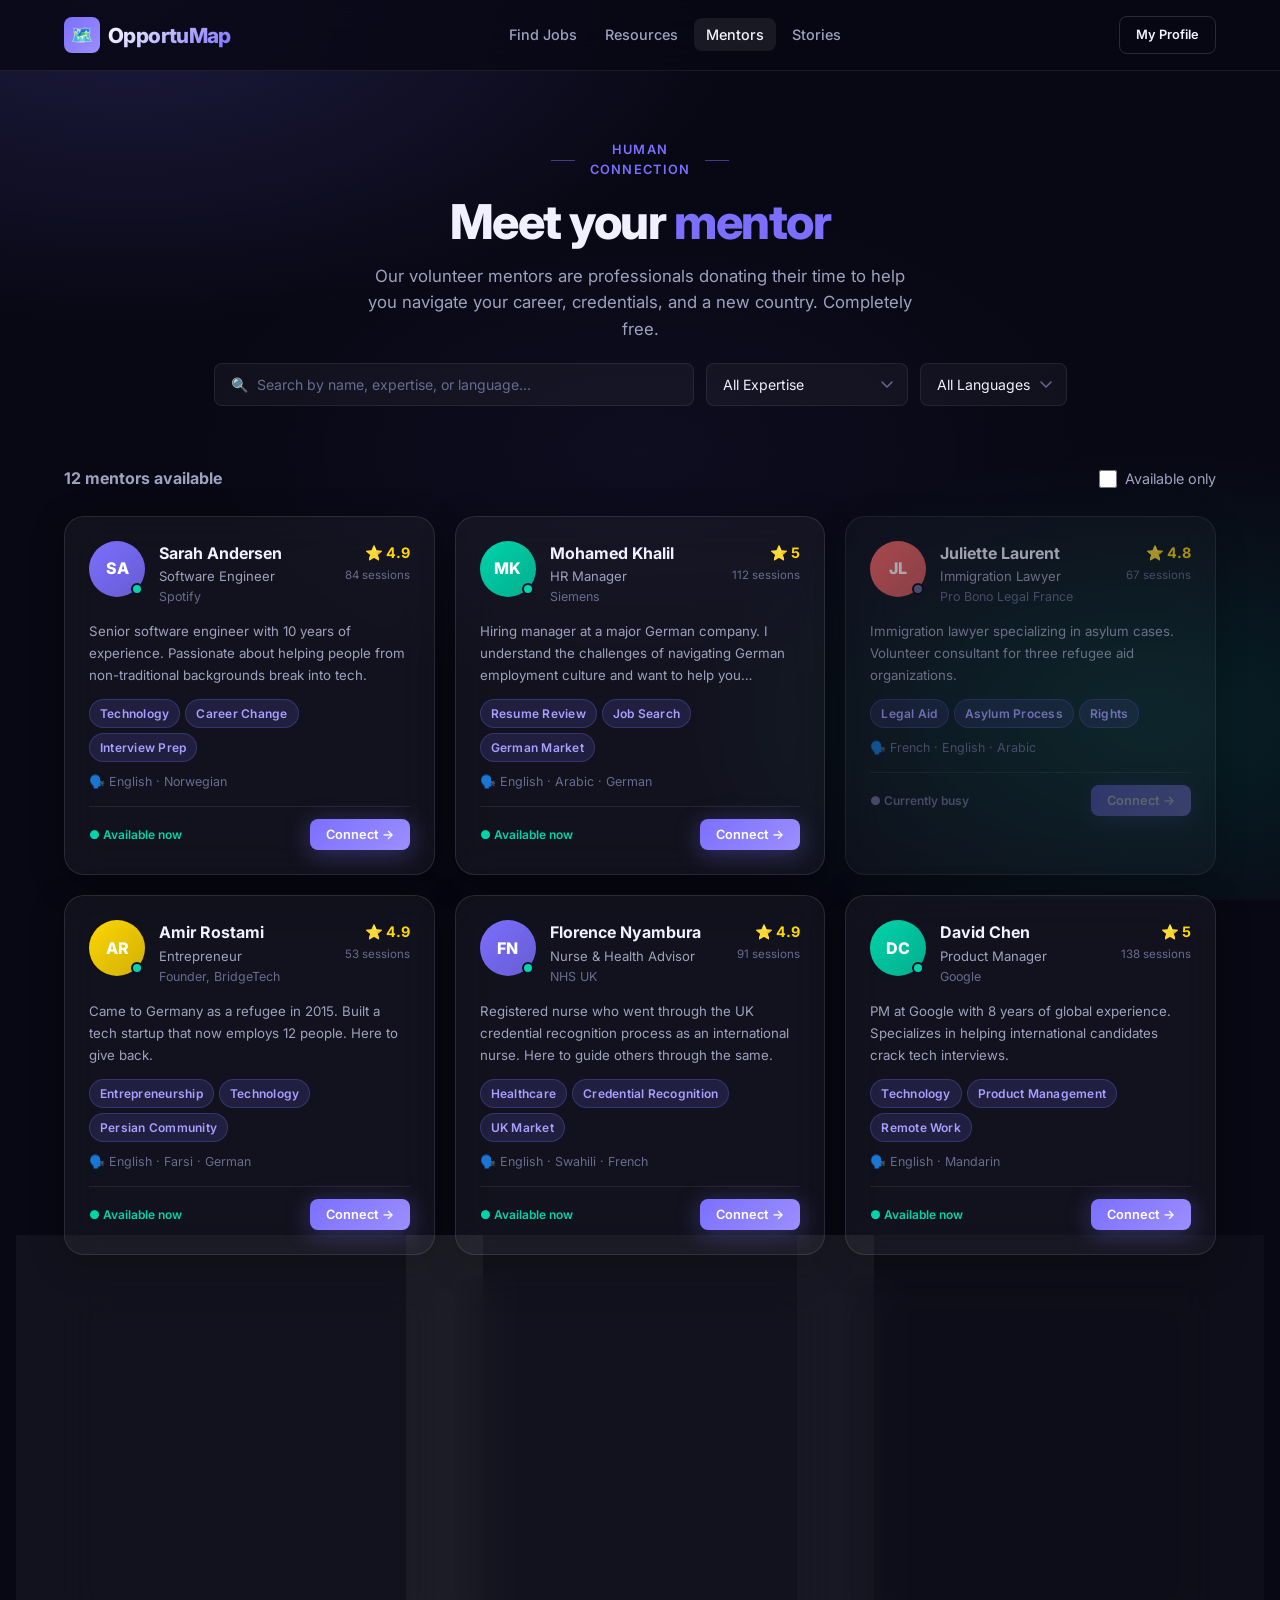
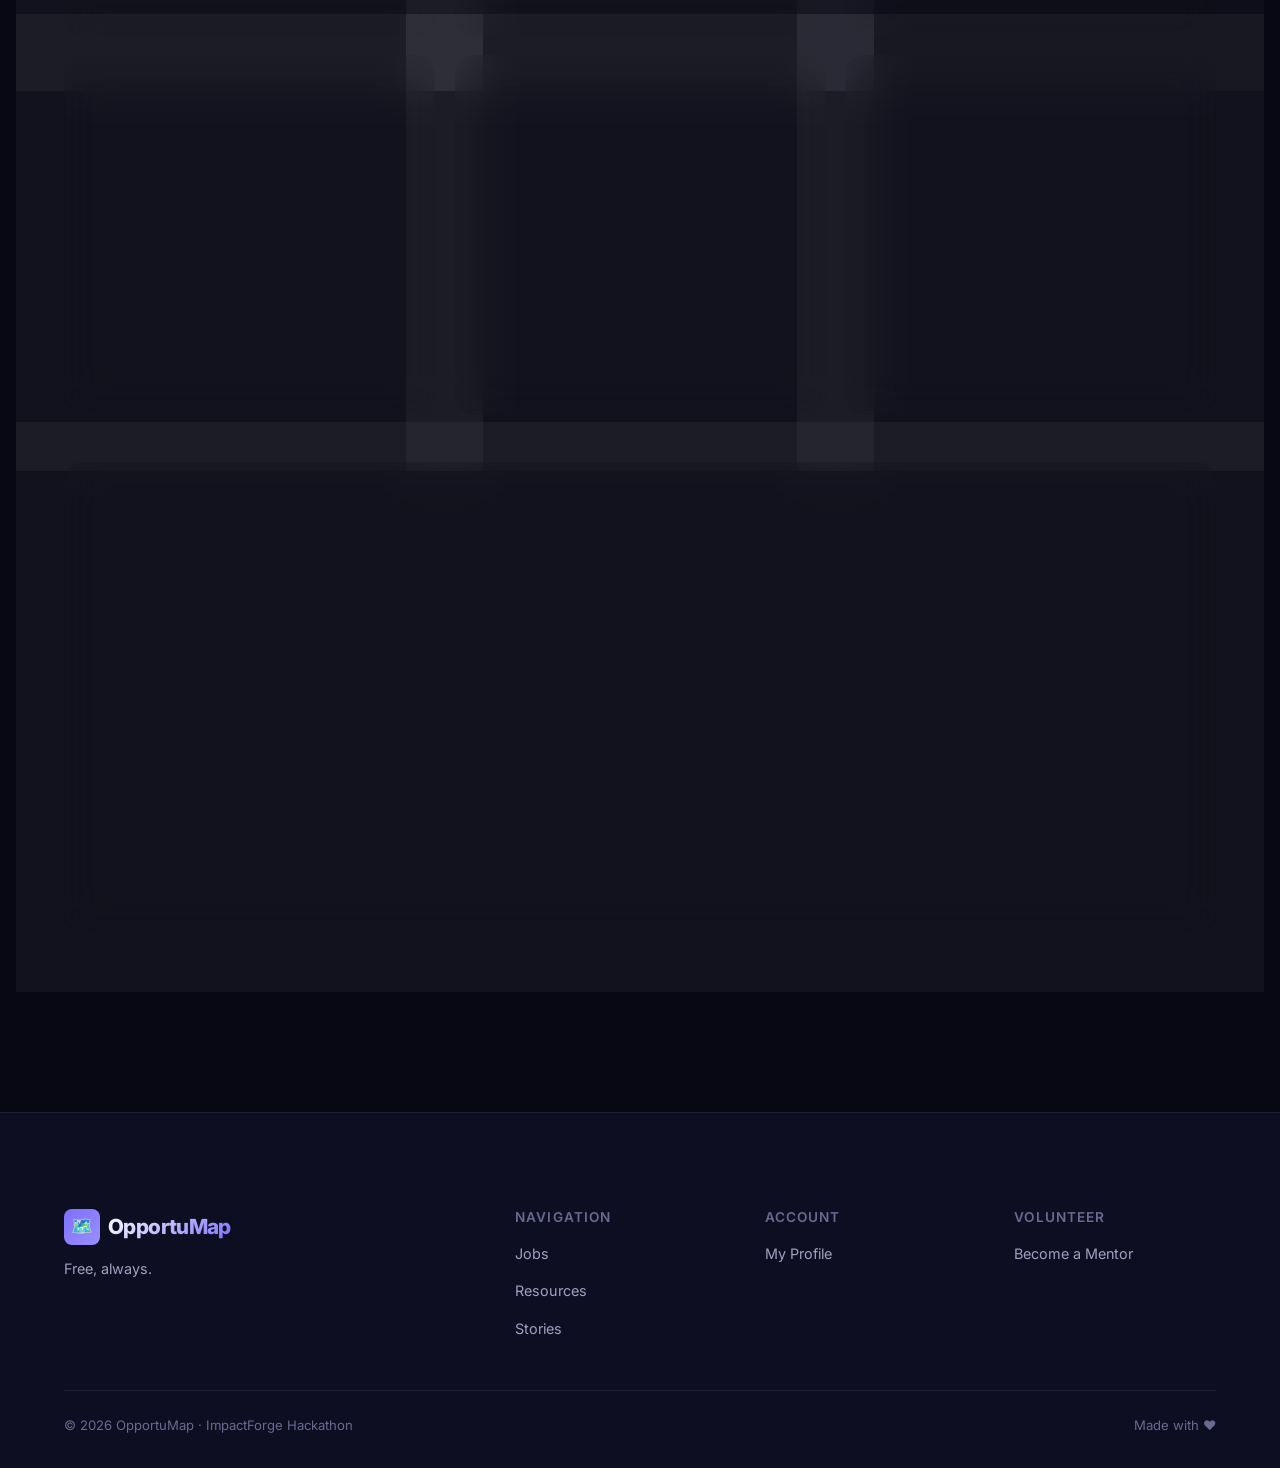
<file: mentors.html>
<!DOCTYPE html>
<html lang="en">
<head>
  <meta charset="UTF-8" />
  <meta name="viewport" content="width=device-width, initial-scale=1.0" />
  <title>Find Mentors — OpportuMap</title>
  <meta name="description" content="Connect with volunteer mentors who can guide your career, help you navigate a new country, and support your journey." />
  <link rel="stylesheet" href="css/style.css" />
  <link rel="stylesheet" href="css/mentors.css" />
</head>
<body>
  <div class="bg-mesh"></div>
  <div id="toast-container"></div>
  <nav class="navbar" role="navigation" aria-label="Main navigation">
    <div class="container navbar__inner">
      <a href="index.html" class="navbar__logo"><span class="logo-icon">🗺️</span><span class="logo-text">OpportuMap</span></a>
      <ul class="navbar__nav" id="mobile-nav" role="list">
        <li><a href="jobs.html"      class="navbar__link">Find Jobs</a></li>
        <li><a href="resources.html" class="navbar__link">Resources</a></li>
        <li><a href="mentors.html"   class="navbar__link">Mentors</a></li>
        <li><a href="stories.html"   class="navbar__link">Stories</a></li>
      </ul>
      <div class="navbar__actions">
        <a href="profile.html" class="btn btn--outline btn--sm">My Profile</a>
        <button class="navbar__hamburger" id="hamburger" aria-label="Toggle menu"><span></span><span></span><span></span></button>
      </div>
    </div>
  </nav>

  <header class="page-header" aria-label="Mentors header">
    <div class="container">
      <div class="section-label" data-animate>Human Connection</div>
      <h1 data-animate>Meet your <span class="highlight">mentor</span></h1>
      <p data-animate>Our volunteer mentors are professionals donating their time to help you navigate your career, credentials, and a new country. Completely free.</p>
      <div class="mentor-filter-bar" data-animate>
        <input type="text" id="mentor-search" class="input" placeholder="🔍  Search by name, expertise, or language..." aria-label="Search mentors" style="max-width:480px;" />
        <select id="mentor-expertise-filter" class="input" style="width:auto;" aria-label="Filter by expertise">
          <option value="">All Expertise</option>
        </select>
        <select id="mentor-lang-filter" class="input" style="width:auto;" aria-label="Filter by language">
          <option value="">All Languages</option>
        </select>
      </div>
    </div>
  </header>

  <main style="padding-bottom:80px;">
    <div class="container">
      <div class="flex items-center justify-between mb-5">
        <span id="mentor-count" class="results-count" style="font-size:1rem; font-weight:700;"></span>
        <div class="flex gap-3 items-center">
          <label class="checkbox-wrap" for="available-only">
            <input type="checkbox" id="available-only"> Available only
          </label>
        </div>
      </div>
      <div class="mentors-grid" id="mentors-grid" role="list"></div>
      <div class="empty-state" id="mentor-empty" style="display:none;">
        <div class="empty-icon">🤝</div>
        <h3>No mentors found</h3>
        <p class="text-muted">Try a different search or filter.</p>
      </div>

      <!-- Become a Mentor Section -->
      <section class="become-mentor card" id="become-mentor" aria-labelledby="become-mentor-heading" data-animate>
        <div class="become-mentor__content">
          <h2 id="become-mentor-heading" class="heading-md">Become a volunteer mentor</h2>
          <p class="text-muted mt-3">If you have skills, experience, or knowledge that could help someone starting fresh — we'd love to have you. No minimum time commitment. Any background welcome.</p>
        </div>
        <form id="mentor-signup-form" class="mentor-signup-form" novalidate>
          <div class="grid-2 gap-4">
            <div class="input-group">
              <label for="vol-name">Your Name</label>
              <input type="text" id="vol-name" class="input" placeholder="Full name" required />
            </div>
            <div class="input-group">
              <label for="vol-role">Your Role / Job Title</label>
              <input type="text" id="vol-role" class="input" placeholder="e.g. Software Engineer" required />
            </div>
            <div class="input-group">
              <label for="vol-expertise">Area of Expertise</label>
              <input type="text" id="vol-expertise" class="input" placeholder="e.g. Tech, Healthcare, Legal" />
            </div>
            <div class="input-group">
              <label for="vol-lang">Languages Spoken</label>
              <input type="text" id="vol-lang" class="input" placeholder="e.g. English, Arabic" />
            </div>
          </div>
          <div class="input-group mt-4">
            <label for="vol-bio">Why do you want to mentor?</label>
            <textarea id="vol-bio" class="input" rows="3" placeholder="Tell us a bit about yourself and why you'd like to volunteer..."></textarea>
          </div>
          <button type="submit" class="btn btn--accent btn--lg mt-4" id="volunteer-submit-btn" style="width:100%;">
            🙋 Apply to Become a Mentor
          </button>
        </form>
      </section>
    </div>
  </main>

  <footer class="footer" role="contentinfo">
    <div class="container">
      <div class="footer__grid">
        <div class="footer__brand"><div class="navbar__logo"><span class="logo-icon">🗺️</span><span class="logo-text">OpportuMap</span></div><p>Free, always.</p></div>
        <div class="footer__col"><h4>Navigation</h4><ul class="footer__links"><li><a href="jobs.html">Jobs</a></li><li><a href="resources.html">Resources</a></li><li><a href="stories.html">Stories</a></li></ul></div>
        <div class="footer__col"><h4>Account</h4><ul class="footer__links"><li><a href="profile.html">My Profile</a></li></ul></div>
        <div class="footer__col"><h4>Volunteer</h4><ul class="footer__links"><li><a href="#become-mentor">Become a Mentor</a></li></ul></div>
      </div>
      <div class="footer__bottom"><span>© 2026 OpportuMap · ImpactForge Hackathon</span><span>Made with ❤️</span></div>
    </div>
  </footer>

  <script src="data/mentors.js"></script>
  <script src="js/app.js"></script>
  <script src="js/mentors.js"></script>
</body>
</html>
</file>
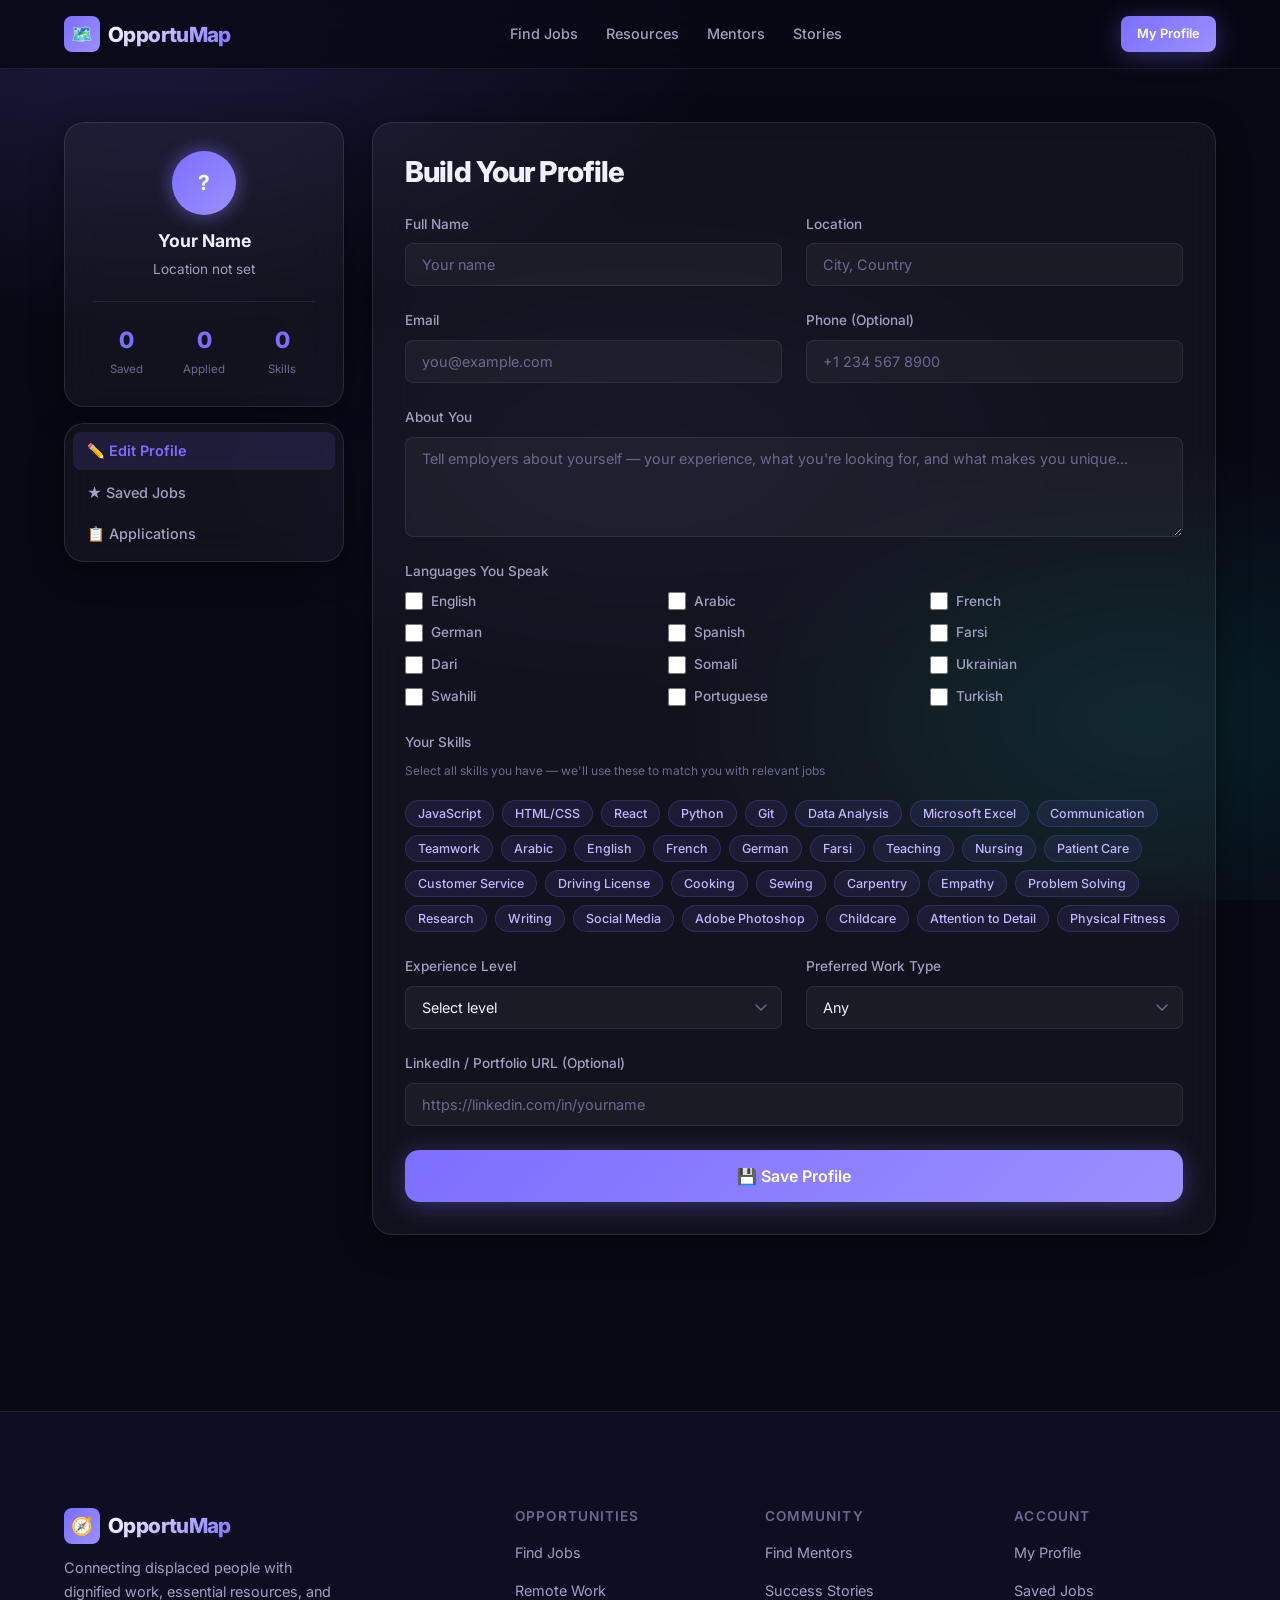
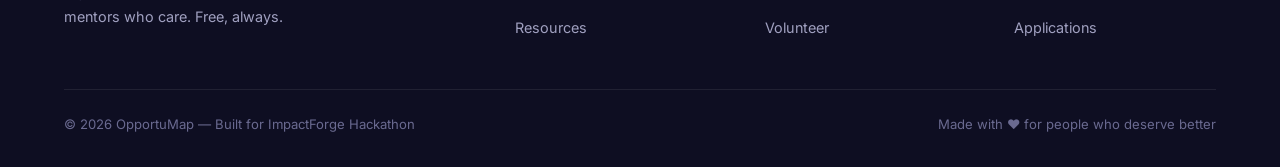
<file: profile.html>
﻿<!DOCTYPE html>
<html lang="en">
<head>
  <meta charset="UTF-8" />
  <meta name="viewport" content="width=device-width, initial-scale=1.0" />
  <title>My Profile — OpportuMap</title>
  <meta name="description" content="Build your profile, track job applications, and manage saved jobs on OpportuMap." />
  <link rel="stylesheet" href="css/style.css" />
  <link rel="stylesheet" href="css/profile.css" />
</head>
<body>
  <div class="bg-mesh"></div>
  <div id="toast-container"></div>

  <nav class="navbar" role="navigation" aria-label="Main navigation">
    <div class="container navbar__inner">
      <a href="index.html" class="navbar__logo" aria-label="OpportuMap home">
        <span class="logo-icon">🗺️</span>
        <span class="logo-text">OpportuMap</span>
      </a>
      <ul class="navbar__nav" id="mobile-nav" role="list">
        <li><a href="jobs.html"      class="navbar__link" id="nav-jobs">Find Jobs</a></li>
        <li><a href="resources.html" class="navbar__link" id="nav-resources">Resources</a></li>
        <li><a href="mentors.html"   class="navbar__link" id="nav-mentors">Mentors</a></li>
        <li><a href="stories.html"   class="navbar__link" id="nav-stories">Stories</a></li>
      </ul>
      <div class="navbar__actions">
        <a href="profile.html" class="btn btn--primary btn--sm active" id="nav-profile-btn">My Profile</a>
        <button class="navbar__hamburger" id="hamburger" aria-label="Toggle menu" aria-expanded="false">
          <span></span><span></span><span></span>
        </button>
      </div>
    </div>
  </nav>

  <main style="padding-top: 90px; padding-bottom: 80px;">
    <div class="container">
      <div class="profile-layout">

        <!-- ── Sidebar ── -->
        <aside class="profile-sidebar">
          <div class="card profile-card">
            <div class="profile-avatar-wrap">
              <div class="avatar avatar--lg" id="profile-avatar-display">?</div>
              <div class="profile-avatar-glow"></div>
            </div>
            <div class="profile-name" id="profile-name-display">Your Name</div>
            <div class="text-muted text-sm" id="profile-location-display">Location not set</div>
            <div class="profile-stats">
              <div class="profile-stat">
                <div class="profile-stat__val" id="stat-saved">0</div>
                <div class="profile-stat__lbl">Saved</div>
              </div>
              <div class="profile-stat">
                <div class="profile-stat__val" id="stat-applied">0</div>
                <div class="profile-stat__lbl">Applied</div>
              </div>
              <div class="profile-stat">
                <div class="profile-stat__val" id="stat-skills">0</div>
                <div class="profile-stat__lbl">Skills</div>
              </div>
            </div>
          </div>

          <!-- Tab Nav -->
          <nav class="profile-nav card" aria-label="Profile sections">
            <button class="profile-nav-btn active" data-tab="edit" id="tab-edit">✏️ Edit Profile</button>
            <button class="profile-nav-btn" data-tab="saved" id="tab-saved">★ Saved Jobs</button>
            <button class="profile-nav-btn" data-tab="tracker" id="tab-tracker">📋 Applications</button>
          </nav>
        </aside>

        <!-- ── Main Content ── -->
        <div class="profile-content">

          <!-- Edit Profile Tab -->
          <section class="profile-tab active" id="tab-content-edit" aria-label="Edit profile">
            <div class="card" style="padding: 32px;">
              <h1 class="heading-md mb-5">Build Your Profile</h1>
              <form id="profile-form" novalidate>
                <div class="grid-2 gap-5">
                  <div class="input-group">
                    <label for="input-name">Full Name</label>
                    <input type="text" id="input-name" class="input" placeholder="Your name" autocomplete="name" />
                  </div>
                  <div class="input-group">
                    <label for="input-location">Location</label>
                    <input type="text" id="input-location" class="input" placeholder="City, Country" />
                  </div>
                  <div class="input-group">
                    <label for="input-email">Email</label>
                    <input type="email" id="input-email" class="input" placeholder="you@example.com" autocomplete="email" />
                  </div>
                  <div class="input-group">
                    <label for="input-phone">Phone (Optional)</label>
                    <input type="tel" id="input-phone" class="input" placeholder="+1 234 567 8900" autocomplete="tel" />
                  </div>
                </div>

                <div class="input-group mt-5">
                  <label for="input-bio">About You</label>
                  <textarea id="input-bio" class="input" rows="4" placeholder="Tell employers about yourself — your experience, what you're looking for, and what makes you unique..."></textarea>
                </div>

                <div class="input-group mt-5">
                  <label>Languages You Speak</label>
                  <div class="languages-grid" id="language-grid">
                    <label class="checkbox-wrap" for="lang-english"><input type="checkbox" id="lang-english" value="English"> English</label>
                    <label class="checkbox-wrap" for="lang-arabic"><input type="checkbox" id="lang-arabic" value="Arabic"> Arabic</label>
                    <label class="checkbox-wrap" for="lang-french"><input type="checkbox" id="lang-french" value="French"> French</label>
                    <label class="checkbox-wrap" for="lang-german"><input type="checkbox" id="lang-german" value="German"> German</label>
                    <label class="checkbox-wrap" for="lang-spanish"><input type="checkbox" id="lang-spanish" value="Spanish"> Spanish</label>
                    <label class="checkbox-wrap" for="lang-farsi"><input type="checkbox" id="lang-farsi" value="Farsi"> Farsi</label>
                    <label class="checkbox-wrap" for="lang-dari"><input type="checkbox" id="lang-dari" value="Dari"> Dari</label>
                    <label class="checkbox-wrap" for="lang-somali"><input type="checkbox" id="lang-somali" value="Somali"> Somali</label>
                    <label class="checkbox-wrap" for="lang-ukrainian"><input type="checkbox" id="lang-ukrainian" value="Ukrainian"> Ukrainian</label>
                    <label class="checkbox-wrap" for="lang-swahili"><input type="checkbox" id="lang-swahili" value="Swahili"> Swahili</label>
                    <label class="checkbox-wrap" for="lang-portuguese"><input type="checkbox" id="lang-portuguese" value="Portuguese"> Portuguese</label>
                    <label class="checkbox-wrap" for="lang-turkish"><input type="checkbox" id="lang-turkish" value="Turkish"> Turkish</label>
                  </div>
                </div>

                <div class="input-group mt-5">
                  <label>Your Skills</label>
                  <p class="text-faint text-xs mb-3">Select all skills you have — we'll use these to match you with relevant jobs</p>
                  <div class="skills-picker" id="skills-picker">
                    <!-- Populated by JS -->
                  </div>
                </div>

                <div class="grid-2 gap-5 mt-5">
                  <div class="input-group">
                    <label for="input-experience">Experience Level</label>
                    <select id="input-experience" class="input">
                      <option value="">Select level</option>
                      <option value="No experience">No experience</option>
                      <option value="Entry level (0-2 years)">Entry level (0–2 years)</option>
                      <option value="Mid level (2-5 years)">Mid level (2–5 years)</option>
                      <option value="Senior (5+ years)">Senior (5+ years)</option>
                    </select>
                  </div>
                  <div class="input-group">
                    <label for="input-worktype">Preferred Work Type</label>
                    <select id="input-worktype" class="input">
                      <option value="">Any</option>
                      <option value="Full-time">Full-time</option>
                      <option value="Part-time">Part-time</option>
                      <option value="Remote">Remote only</option>
                      <option value="Freelance">Freelance / Contract</option>
                    </select>
                  </div>
                </div>

                <div class="input-group mt-5">
                  <label for="input-linkedin">LinkedIn / Portfolio URL (Optional)</label>
                  <input type="url" id="input-linkedin" class="input" placeholder="https://linkedin.com/in/yourname" />
                </div>

                <button type="submit" class="btn btn--primary btn--lg mt-5" id="save-profile-btn" style="width:100%;">
                  💾 Save Profile
                </button>
              </form>
            </div>
          </section>

          <!-- Saved Jobs Tab -->
          <section class="profile-tab" id="tab-content-saved" aria-label="Saved jobs">
            <div class="card" style="padding: 32px;">
              <h2 class="heading-md mb-5">★ Saved Jobs</h2>
              <div id="saved-jobs-list">
                <!-- Populated by JS -->
              </div>
            </div>
          </section>

          <!-- Application Tracker Tab -->
          <section class="profile-tab" id="tab-content-tracker" aria-label="Application tracker">
            <div class="card" style="padding: 32px;">
              <h2 class="heading-md mb-3">📋 Application Tracker</h2>
              <p class="text-muted text-sm mb-5">Track the status of every job you've applied to.</p>
              <div id="applications-list">
                <!-- Populated by JS -->
              </div>
            </div>
          </section>

        </div>
      </div>
    </div>
  </main>

  <footer class="footer" role="contentinfo">
    <div class="container">
      <div class="footer__grid">
        <div class="footer__brand">
          <div class="navbar__logo">
            <span class="logo-icon">🧭</span>
            <span class="logo-text">OpportuMap</span>
          </div>
          <p>Connecting displaced people with dignified work, essential resources, and mentors who care. Free, always.</p>
        </div>
        <div class="footer__col">
          <h4>Opportunities</h4>
          <ul class="footer__links">
            <li><a href="jobs.html">Find Jobs</a></li>
            <li><a href="jobs.html?mode=Remote">Remote Work</a></li>
            <li><a href="resources.html">Resources</a></li>
          </ul>
        </div>
        <div class="footer__col">
          <h4>Community</h4>
          <ul class="footer__links">
            <li><a href="mentors.html">Find Mentors</a></li>
            <li><a href="stories.html">Success Stories</a></li>
            <li><a href="mentors.html#become-mentor">Volunteer</a></li>
          </ul>
        </div>
        <div class="footer__col">
          <h4>Account</h4>
          <ul class="footer__links">
            <li><a href="profile.html">My Profile</a></li>
            <li><a href="profile.html#saved">Saved Jobs</a></li>
            <li><a href="profile.html#tracker">Applications</a></li>
          </ul>
        </div>
      </div>
      <div class="footer__bottom">
        <span>&copy; 2026 OpportuMap &mdash; Built for ImpactForge Hackathon</span>
        <span>Made with ❤️ for people who deserve better</span>
      </div>
    </div>
  </footer>
  <script src="data/jobs.js"></script>
  <script src="js/app.js"></script>
  <script src="js/profile.js"></script>
</body>
</html>
</file>
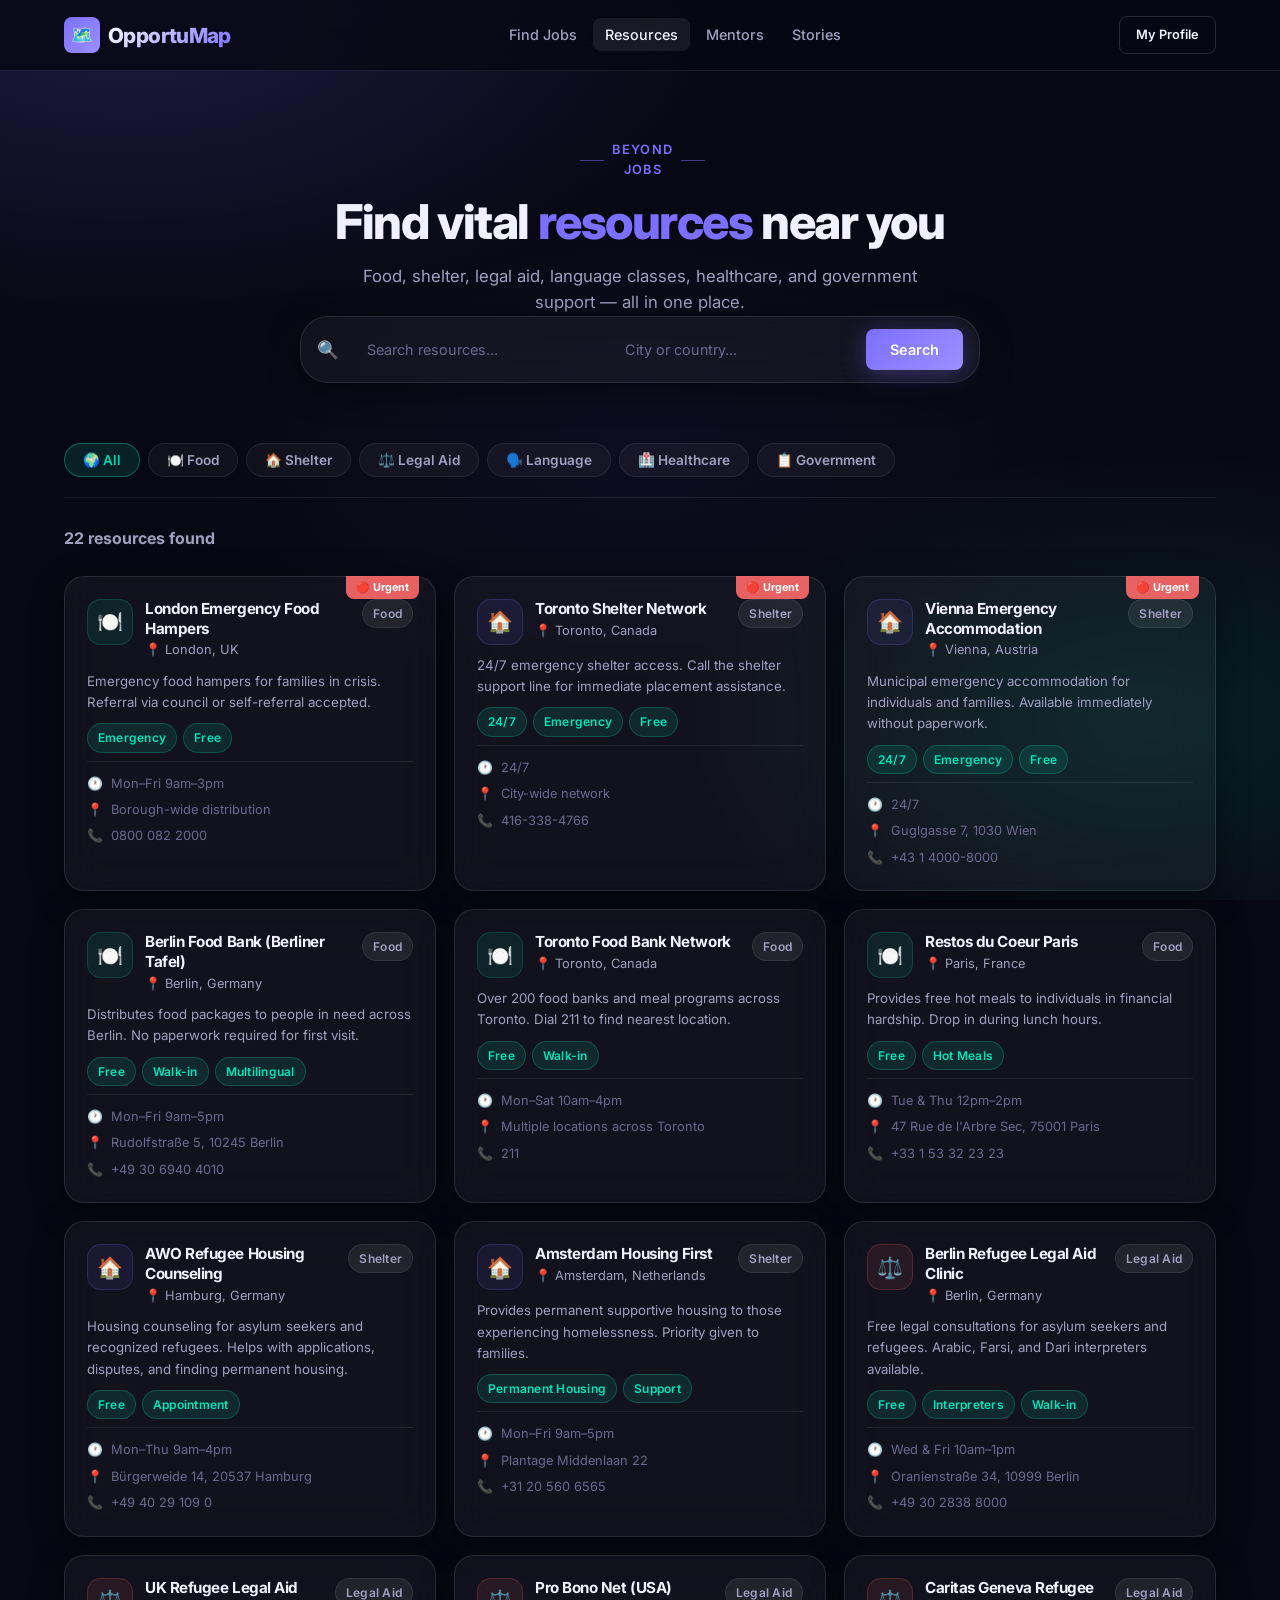
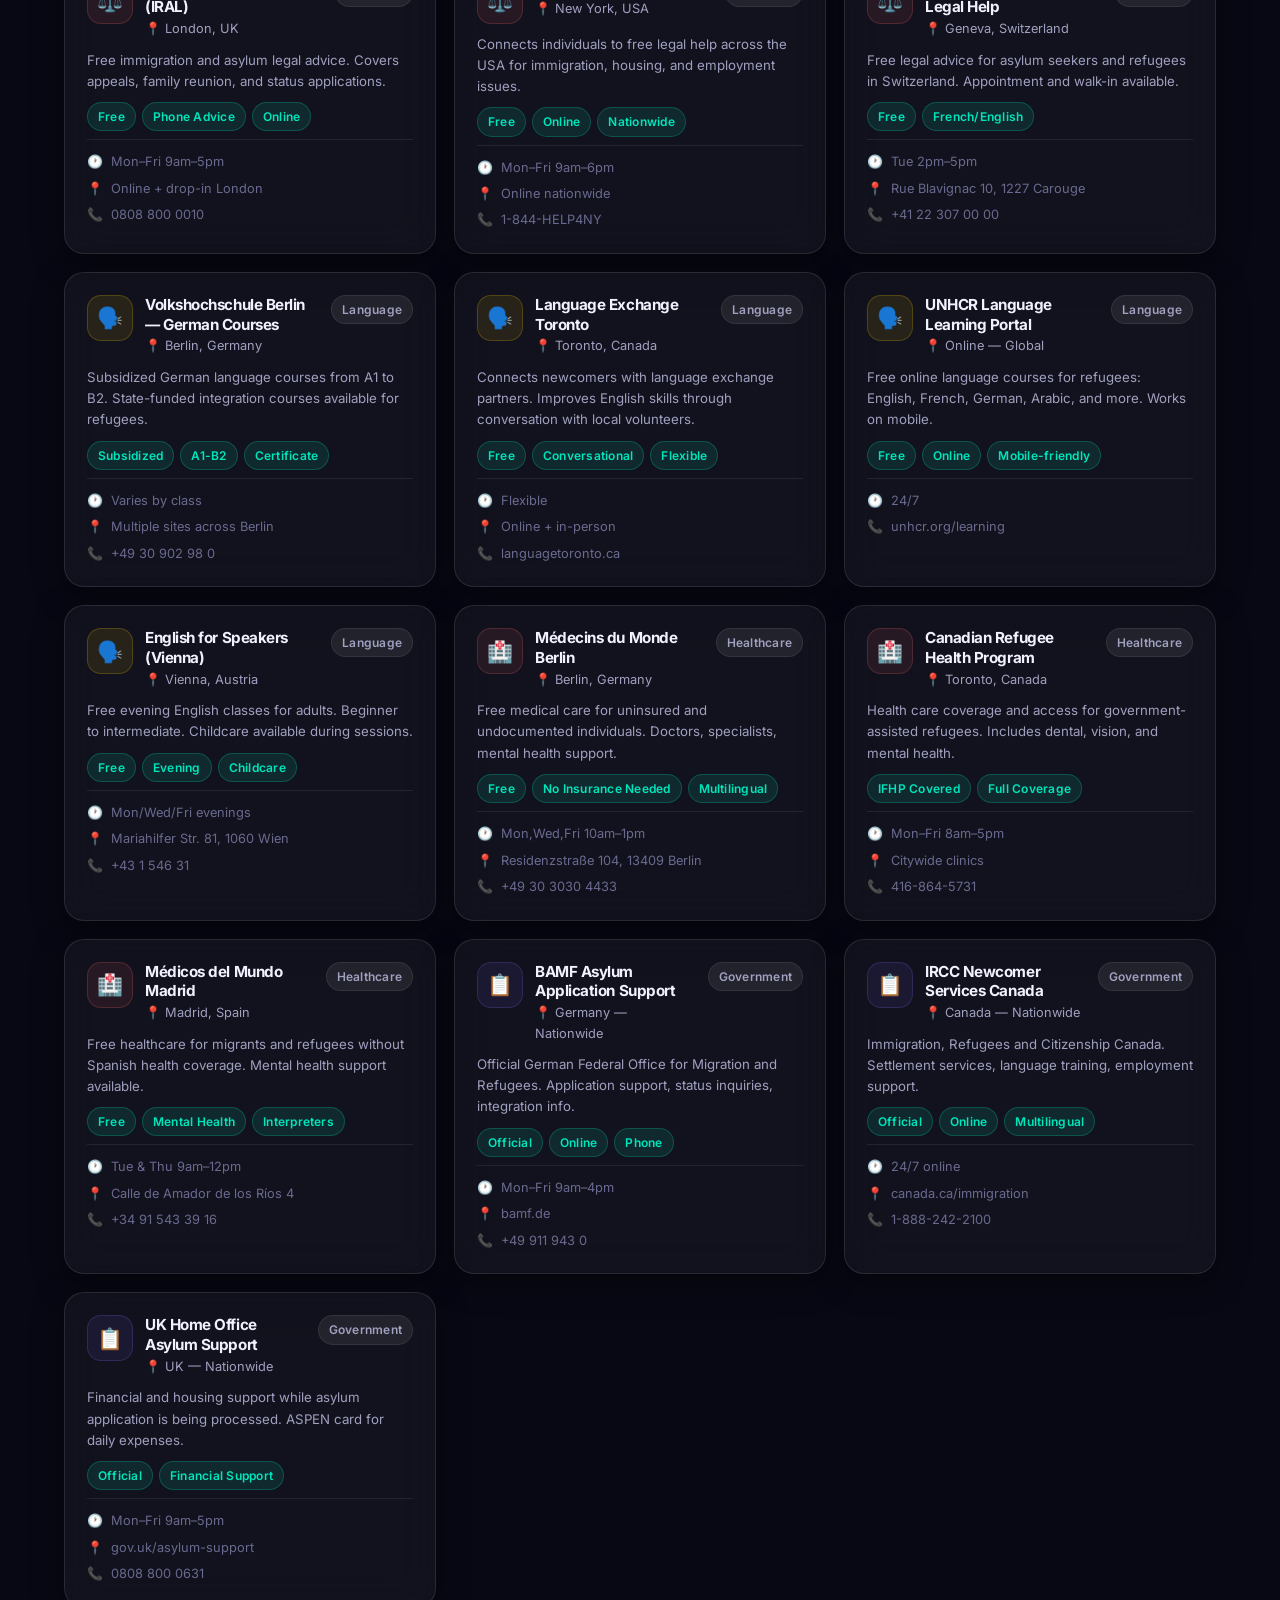
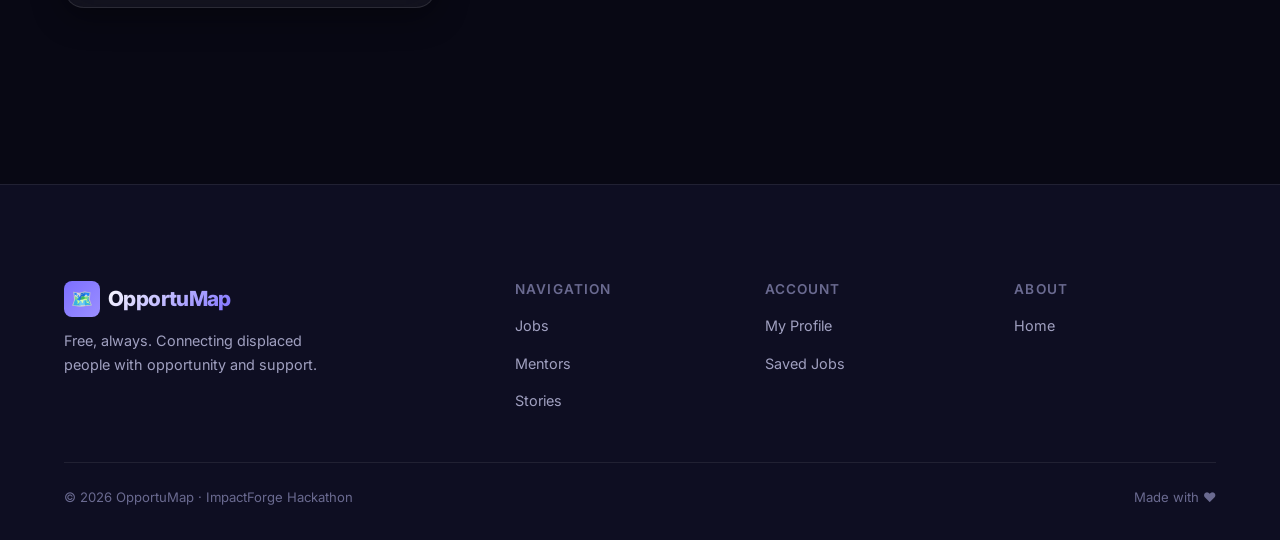
<file: resources.html>
<!DOCTYPE html>
<html lang="en">
<head>
  <meta charset="UTF-8" />
  <meta name="viewport" content="width=device-width, initial-scale=1.0" />
  <title>Resources — OpportuMap</title>
  <meta name="description" content="Find food banks, shelters, legal aid, language classes, healthcare, and government programs for refugees and displaced persons near you." />
  <link rel="stylesheet" href="css/style.css" />
  <link rel="stylesheet" href="css/resources.css" />
</head>
<body>
  <div class="bg-mesh"></div>
  <div id="toast-container"></div>
  <nav class="navbar" role="navigation" aria-label="Main navigation">
    <div class="container navbar__inner">
      <a href="index.html" class="navbar__logo"><span class="logo-icon">🗺️</span><span class="logo-text">OpportuMap</span></a>
      <ul class="navbar__nav" id="mobile-nav" role="list">
        <li><a href="jobs.html"      class="navbar__link">Find Jobs</a></li>
        <li><a href="resources.html" class="navbar__link">Resources</a></li>
        <li><a href="mentors.html"   class="navbar__link">Mentors</a></li>
        <li><a href="stories.html"   class="navbar__link">Stories</a></li>
      </ul>
      <div class="navbar__actions">
        <a href="profile.html" class="btn btn--outline btn--sm">My Profile</a>
        <button class="navbar__hamburger" id="hamburger" aria-label="Toggle menu"><span></span><span></span><span></span></button>
      </div>
    </div>
  </nav>

  <header class="page-header" aria-label="Resources header">
    <div class="container">
      <div class="section-label" data-animate>Beyond Jobs</div>
      <h1 data-animate>Find vital <span class="highlight">resources</span> near you</h1>
      <p data-animate>Food, shelter, legal aid, language classes, healthcare, and government support — all in one place.</p>
      <div class="resources-search card" data-animate>
        <span>🔍</span>
        <input type="text" id="res-search" class="input" placeholder="Search resources..." aria-label="Search resources" />
        <input type="text" id="res-location" class="input" placeholder="City or country..." aria-label="Filter by location" />
        <button class="btn btn--primary" id="res-search-btn">Search</button>
      </div>
    </div>
  </header>

  <main style="padding-bottom:80px;">
    <div class="container">
      <!-- Category Tabs -->
      <div class="res-category-tabs" id="res-tabs" role="tablist">
        <button class="res-tab active" data-cat="All" role="tab" aria-selected="true" id="rtab-all">🌍 All</button>
        <button class="res-tab" data-cat="Food" role="tab" id="rtab-food">🍽️ Food</button>
        <button class="res-tab" data-cat="Shelter" role="tab" id="rtab-shelter">🏠 Shelter</button>
        <button class="res-tab" data-cat="Legal Aid" role="tab" id="rtab-legal">⚖️ Legal Aid</button>
        <button class="res-tab" data-cat="Language" role="tab" id="rtab-lang">🗣️ Language</button>
        <button class="res-tab" data-cat="Healthcare" role="tab" id="rtab-health">🏥 Healthcare</button>
        <button class="res-tab" data-cat="Government" role="tab" id="rtab-gov">📋 Government</button>
      </div>

      <!-- Results count -->
      <div class="flex items-center justify-between mb-5">
        <span id="res-count" class="results-count" style="font-size:1rem; font-weight:700;"></span>
      </div>

      <!-- Resources Grid -->
      <div class="resources-grid" id="resources-grid" role="list"></div>
      <div class="empty-state" id="res-empty" style="display:none;">
        <div class="empty-icon">📦</div>
        <h3>No resources found</h3>
        <p class="text-muted">Try a different search or category.</p>
      </div>
    </div>
  </main>

  <footer class="footer" role="contentinfo">
    <div class="container">
      <div class="footer__grid">
        <div class="footer__brand">
          <div class="navbar__logo"><span class="logo-icon">🗺️</span><span class="logo-text">OpportuMap</span></div>
          <p>Free, always. Connecting displaced people with opportunity and support.</p>
        </div>
        <div class="footer__col"><h4>Navigation</h4><ul class="footer__links"><li><a href="jobs.html">Jobs</a></li><li><a href="mentors.html">Mentors</a></li><li><a href="stories.html">Stories</a></li></ul></div>
        <div class="footer__col"><h4>Account</h4><ul class="footer__links"><li><a href="profile.html">My Profile</a></li><li><a href="profile.html#saved">Saved Jobs</a></li></ul></div>
        <div class="footer__col"><h4>About</h4><ul class="footer__links"><li><a href="index.html">Home</a></li></ul></div>
      </div>
      <div class="footer__bottom"><span>© 2026 OpportuMap · ImpactForge Hackathon</span><span>Made with ❤️</span></div>
    </div>
  </footer>

  <script src="data/resources.js"></script>
  <script src="js/app.js"></script>
  <script src="js/resources.js"></script>
</body>
</html>
</file>
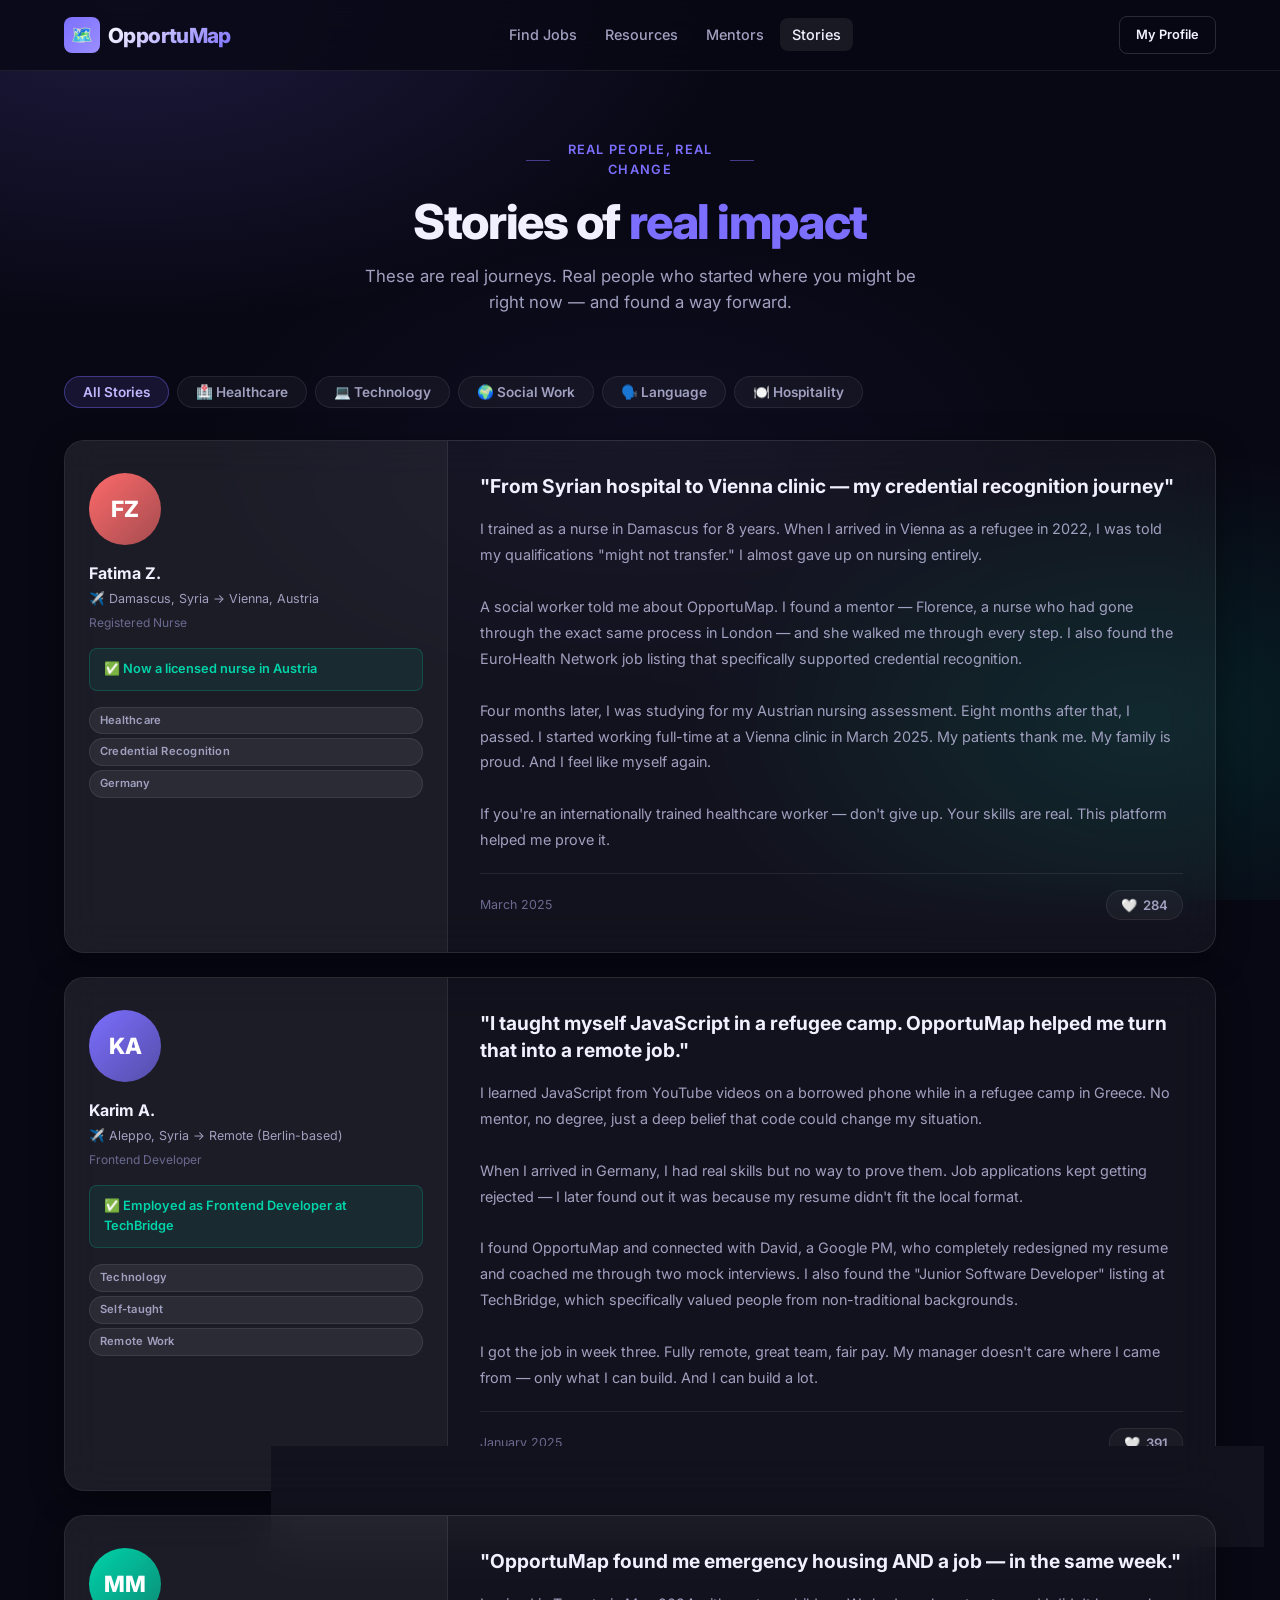
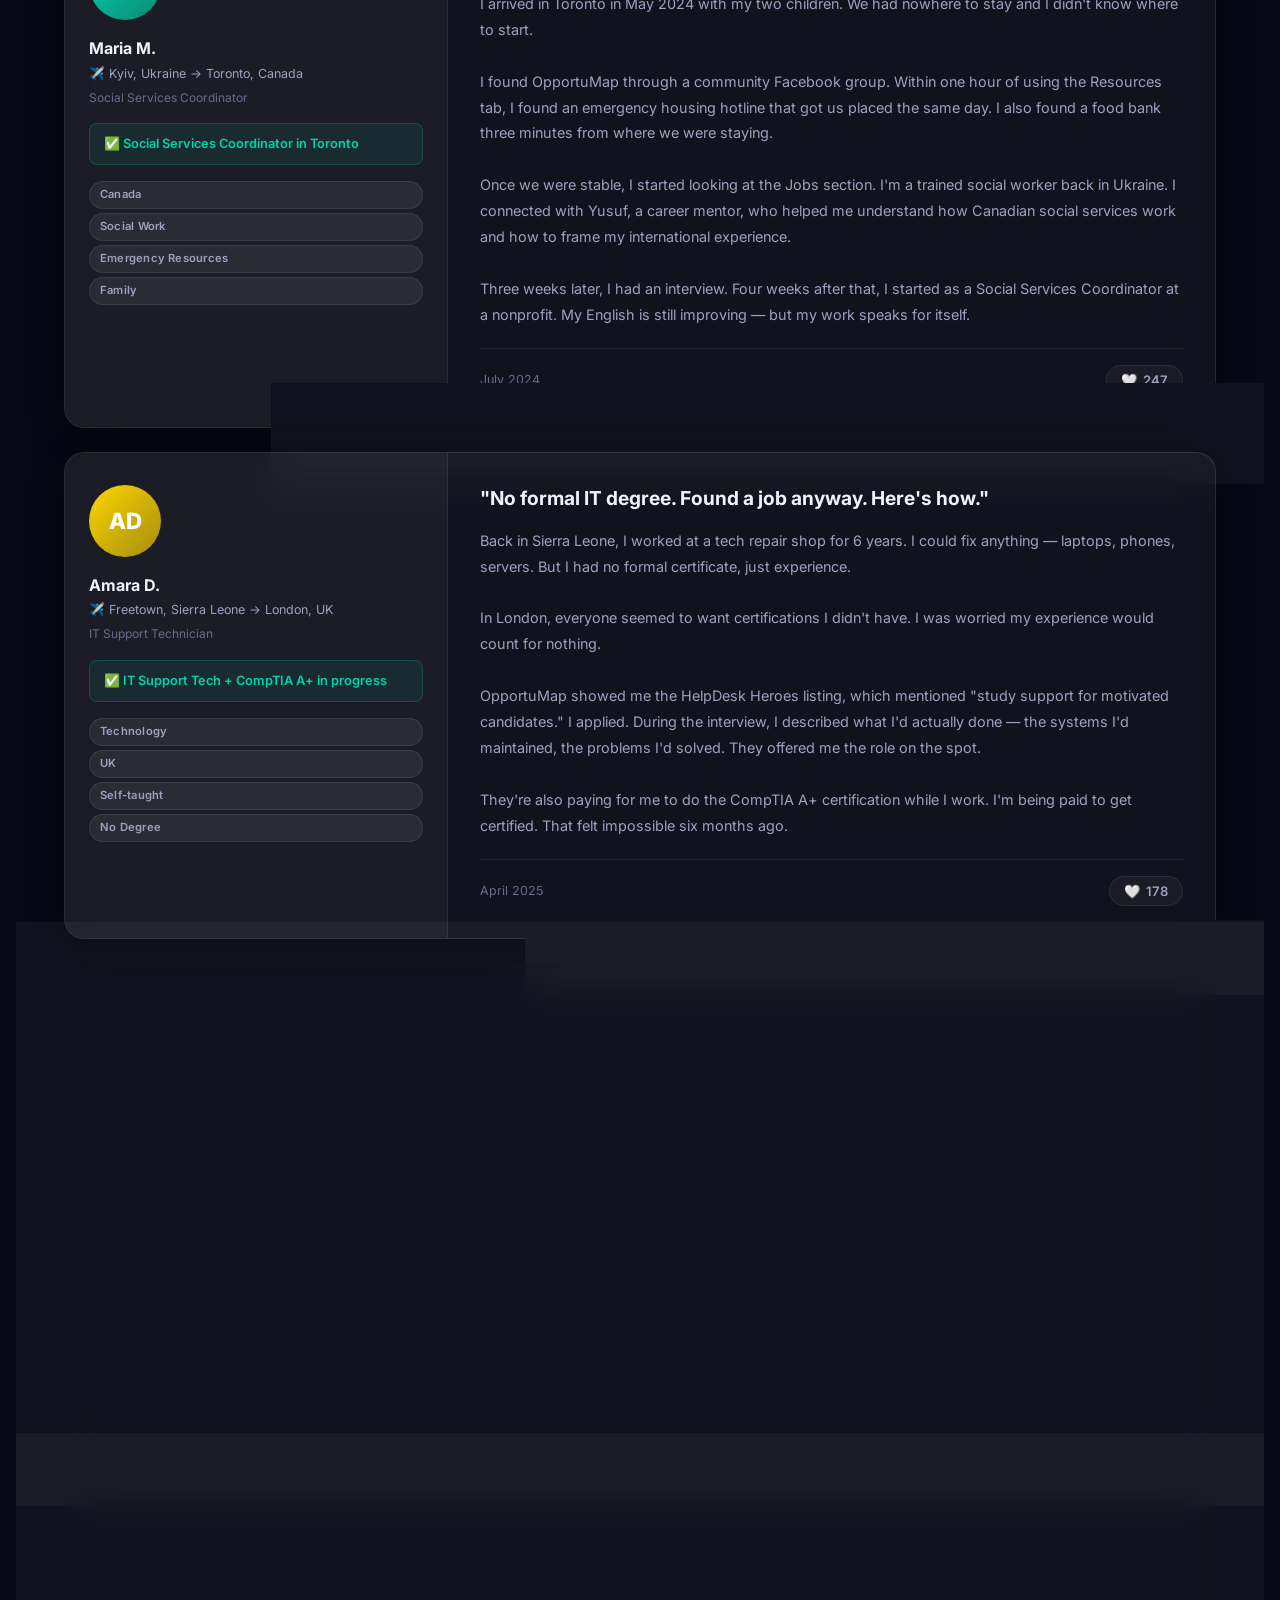
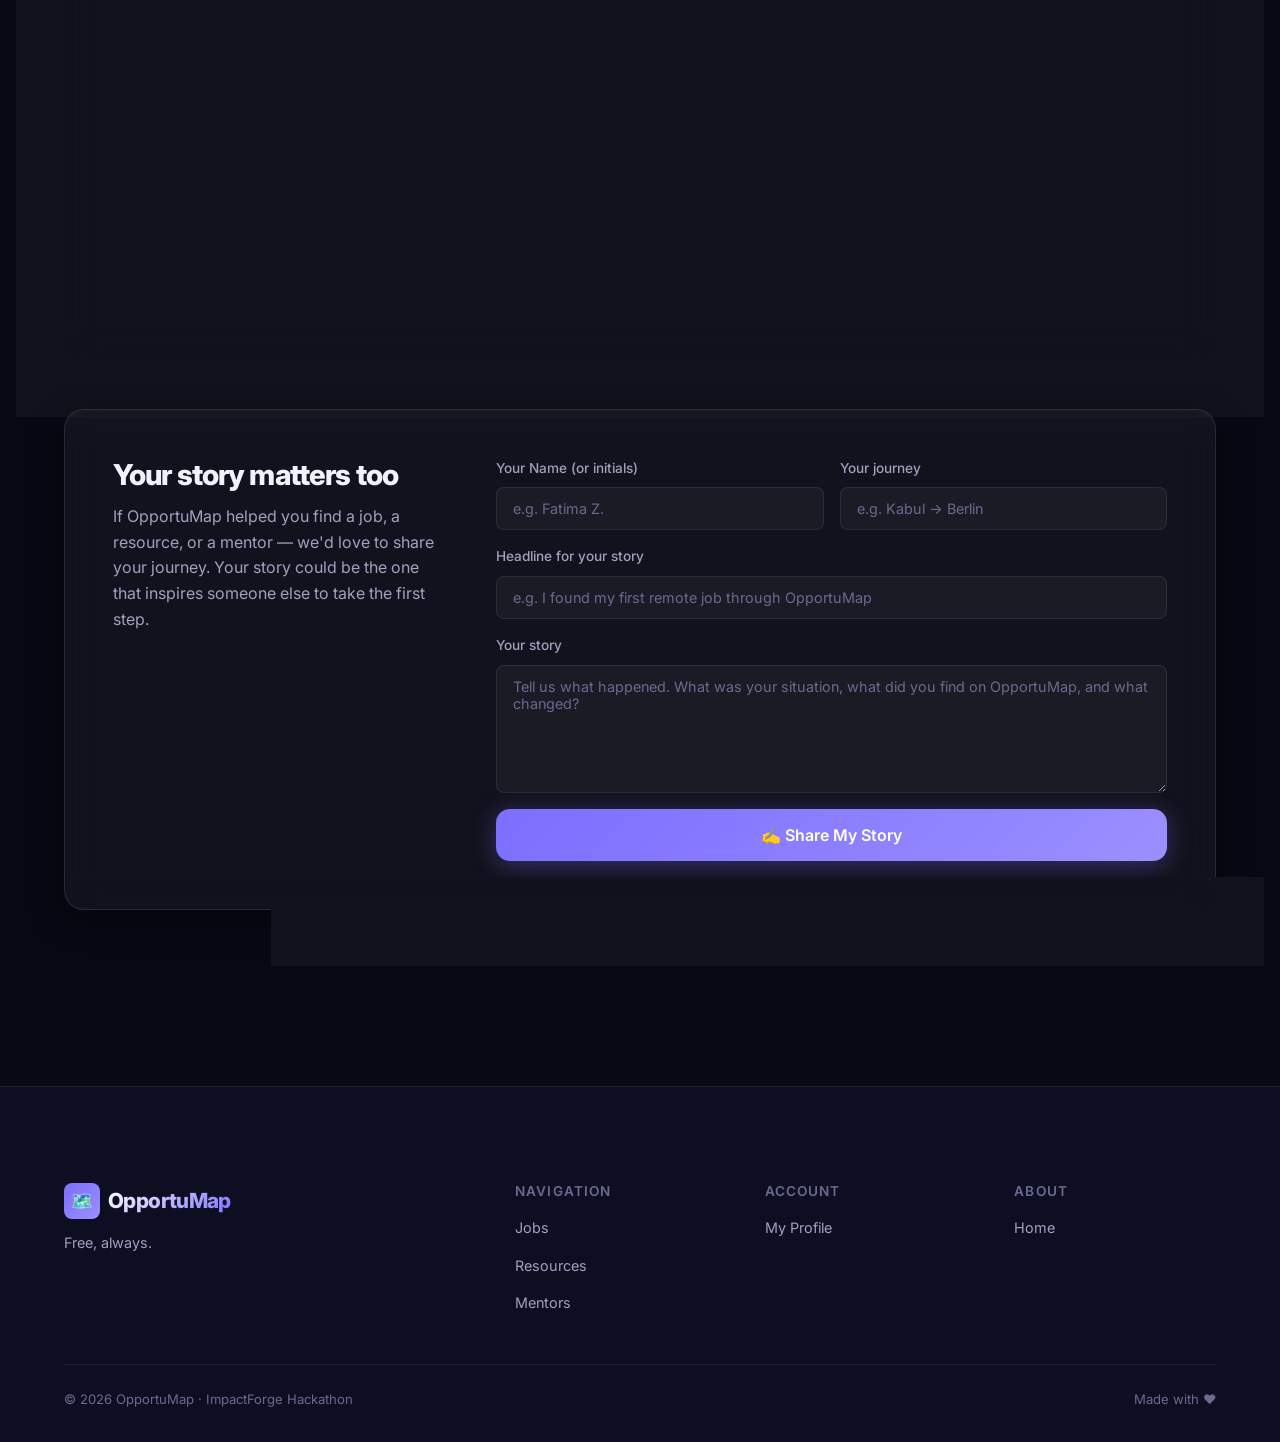
<file: stories.html>
<!DOCTYPE html>
<html lang="en">
<head>
  <meta charset="UTF-8" />
  <meta name="viewport" content="width=device-width, initial-scale=1.0" />
  <title>Community Stories — OpportuMap</title>
  <meta name="description" content="Real stories of refugees and displaced people who found jobs, housing, and opportunity through OpportuMap. Get inspired." />
  <link rel="stylesheet" href="css/style.css" />
  <link rel="stylesheet" href="css/stories.css" />
</head>
<body>
  <div class="bg-mesh"></div>
  <div id="toast-container"></div>
  <nav class="navbar" role="navigation" aria-label="Main navigation">
    <div class="container navbar__inner">
      <a href="index.html" class="navbar__logo"><span class="logo-icon">🗺️</span><span class="logo-text">OpportuMap</span></a>
      <ul class="navbar__nav" id="mobile-nav" role="list">
        <li><a href="jobs.html"      class="navbar__link">Find Jobs</a></li>
        <li><a href="resources.html" class="navbar__link">Resources</a></li>
        <li><a href="mentors.html"   class="navbar__link">Mentors</a></li>
        <li><a href="stories.html"   class="navbar__link">Stories</a></li>
      </ul>
      <div class="navbar__actions">
        <a href="profile.html" class="btn btn--outline btn--sm">My Profile</a>
        <button class="navbar__hamburger" id="hamburger" aria-label="Toggle menu"><span></span><span></span><span></span></button>
      </div>
    </div>
  </nav>

  <header class="page-header" aria-label="Stories header">
    <div class="container">
      <div class="section-label" data-animate>Real People, Real Change</div>
      <h1 data-animate>Stories of <span class="highlight">real impact</span></h1>
      <p data-animate>These are real journeys. Real people who started where you might be right now — and found a way forward.</p>
    </div>
  </header>

  <main style="padding-bottom:80px;">
    <div class="container">

      <!-- Filter -->
      <div class="stories-filters" data-animate>
        <button class="stories-filter-btn active" data-cat="All" id="sf-all">All Stories</button>
        <button class="stories-filter-btn" data-cat="Healthcare" id="sf-health">🏥 Healthcare</button>
        <button class="stories-filter-btn" data-cat="Technology" id="sf-tech">💻 Technology</button>
        <button class="stories-filter-btn" data-cat="Social Work" id="sf-social">🌍 Social Work</button>
        <button class="stories-filter-btn" data-cat="Language" id="sf-lang">🗣️ Language</button>
        <button class="stories-filter-btn" data-cat="Hospitality" id="sf-hosp">🍽️ Hospitality</button>
      </div>

      <!-- Stories List -->
      <div id="stories-container" role="list"></div>

      <!-- Share Your Story -->
      <section class="share-story card" id="share-story" aria-labelledby="share-story-heading" data-animate>
        <div class="share-story__inner">
          <div class="share-story__text">
            <h2 id="share-story-heading" class="heading-md">Your story matters too</h2>
            <p class="text-muted mt-3">If OpportuMap helped you find a job, a resource, or a mentor — we'd love to share your journey. Your story could be the one that inspires someone else to take the first step.</p>
          </div>
          <form id="story-form" class="story-form" novalidate>
            <div class="grid-2 gap-4">
              <div class="input-group">
                <label for="story-name">Your Name (or initials)</label>
                <input type="text" id="story-name" class="input" placeholder="e.g. Fatima Z." required />
              </div>
              <div class="input-group">
                <label for="story-journey">Your journey</label>
                <input type="text" id="story-journey" class="input" placeholder="e.g. Kabul → Berlin" />
              </div>
            </div>
            <div class="input-group mt-4">
              <label for="story-headline">Headline for your story</label>
              <input type="text" id="story-headline" class="input" placeholder="e.g. I found my first remote job through OpportuMap" required />
            </div>
            <div class="input-group mt-4">
              <label for="story-text">Your story</label>
              <textarea id="story-text" class="input" rows="6" placeholder="Tell us what happened. What was your situation, what did you find on OpportuMap, and what changed?" required></textarea>
            </div>
            <button type="submit" class="btn btn--primary btn--lg mt-4" id="submit-story-btn" style="width:100%;">
              ✍️ Share My Story
            </button>
          </form>
        </div>
      </section>
    </div>
  </main>

  <footer class="footer" role="contentinfo">
    <div class="container">
      <div class="footer__grid">
        <div class="footer__brand"><div class="navbar__logo"><span class="logo-icon">🗺️</span><span class="logo-text">OpportuMap</span></div><p>Free, always.</p></div>
        <div class="footer__col"><h4>Navigation</h4><ul class="footer__links"><li><a href="jobs.html">Jobs</a></li><li><a href="resources.html">Resources</a></li><li><a href="mentors.html">Mentors</a></li></ul></div>
        <div class="footer__col"><h4>Account</h4><ul class="footer__links"><li><a href="profile.html">My Profile</a></li></ul></div>
        <div class="footer__col"><h4>About</h4><ul class="footer__links"><li><a href="index.html">Home</a></li></ul></div>
      </div>
      <div class="footer__bottom"><span>© 2026 OpportuMap · ImpactForge Hackathon</span><span>Made with ❤️</span></div>
    </div>
  </footer>

  <script src="data/stories.js"></script>
  <script src="js/app.js"></script>
  <script src="js/stories.js"></script>
</body>
</html>
</file>
<file: css/style.css>
/* ============================================================
   OpportuMap — Global Design System
   Theme: Dark mode, glassmorphism, vibrant accents
   ============================================================ */

@import url('https://fonts.googleapis.com/css2?family=Inter:wght@300;400;500;600;700;800;900&display=swap');

/* ─── CSS Variables ─────────────────────────────────────────── */
:root {
  /* Colors */
  --clr-bg:         #080814;
  --clr-bg-2:       #0e0e22;
  --clr-bg-3:       #12122a;
  --clr-surface:    rgba(255, 255, 255, 0.04);
  --clr-surface-2:  rgba(255, 255, 255, 0.07);
  --clr-border:     rgba(255, 255, 255, 0.08);
  --clr-border-2:   rgba(255, 255, 255, 0.14);

  --clr-primary:    #7C6FFF;
  --clr-primary-d:  #5b50cc;
  --clr-primary-g:  linear-gradient(135deg, #7C6FFF 0%, #9b8fff 100%);

  --clr-accent:     #00D4AA;
  --clr-accent-d:   #00a882;
  --clr-accent-g:   linear-gradient(135deg, #00D4AA 0%, #00f5c7 100%);

  --clr-warn:       #FF6B6B;
  --clr-gold:       #FFD700;

  --clr-text:       #f0f0ff;
  --clr-text-2:     #a0a0c0;
  --clr-text-3:     #6a6a90;

  /* Glassmorphism */
  --glass-bg:       rgba(255, 255, 255, 0.045);
  --glass-border:   rgba(255, 255, 255, 0.1);
  --glass-shadow:   0 8px 32px rgba(0, 0, 0, 0.4);
  --glass-blur:     blur(20px);

  /* Spacing */
  --space-1: 4px;
  --space-2: 8px;
  --space-3: 12px;
  --space-4: 16px;
  --space-5: 24px;
  --space-6: 32px;
  --space-7: 48px;
  --space-8: 64px;
  --space-9: 96px;

  /* Border radius */
  --radius-sm:  8px;
  --radius-md:  14px;
  --radius-lg:  20px;
  --radius-xl:  28px;
  --radius-full: 9999px;

  /* Typography */
  --font-base: 'Inter', sans-serif;

  /* Transitions */
  --transition-fast:   all 0.15s ease;
  --transition-base:   all 0.25s ease;
  --transition-slow:   all 0.4s ease;
}

/* ─── Reset & Base ──────────────────────────────────────────── */
*, *::before, *::after {
  box-sizing: border-box;
  margin: 0;
  padding: 0;
}

html {
  scroll-behavior: smooth;
  font-size: 16px;
}

body {
  font-family: var(--font-base);
  background-color: var(--clr-bg);
  color: var(--clr-text);
  line-height: 1.6;
  min-height: 100vh;
  overflow-x: hidden;
}

a {
  color: inherit;
  text-decoration: none;
}

img { max-width: 100%; display: block; }

button, input, select, textarea {
  font-family: var(--font-base);
}

ul { list-style: none; }

/* ─── Scrollbar ─────────────────────────────────────────────── */
::-webkit-scrollbar { width: 6px; }
::-webkit-scrollbar-track { background: var(--clr-bg-2); }
::-webkit-scrollbar-thumb { background: var(--clr-primary); border-radius: var(--radius-full); }

/* ─── Background Mesh Gradient ──────────────────────────────── */
.bg-mesh {
  position: fixed;
  inset: 0;
  z-index: -1;
  background:
    radial-gradient(ellipse 80% 60% at 10% 0%, rgba(124, 111, 255, 0.18) 0%, transparent 60%),
    radial-gradient(ellipse 60% 50% at 90% 80%, rgba(0, 212, 170, 0.12) 0%, transparent 60%),
    radial-gradient(ellipse 50% 40% at 50% 50%, rgba(124, 111, 255, 0.05) 0%, transparent 70%),
    var(--clr-bg);
}

/* ─── Layout ────────────────────────────────────────────────── */
.container {
  width: 100%;
  max-width: 1200px;
  margin: 0 auto;
  padding: 0 var(--space-5);
}

.container--wide {
  max-width: 1400px;
}

.section {
  padding: var(--space-9) 0;
}

/* ─── Navigation ────────────────────────────────────────────── */
.navbar {
  position: fixed;
  top: 0;
  left: 0;
  right: 0;
  z-index: 1000;
  padding: var(--space-4) 0;
  background: rgba(8, 8, 20, 0.8);
  backdrop-filter: blur(24px);
  -webkit-backdrop-filter: blur(24px);
  border-bottom: 1px solid var(--clr-border);
  transition: var(--transition-base);
}

.navbar__inner {
  display: flex;
  align-items: center;
  justify-content: space-between;
  gap: var(--space-5);
}

.navbar__logo {
  display: flex;
  align-items: center;
  gap: var(--space-2);
  font-size: 1.3rem;
  font-weight: 800;
  letter-spacing: -0.03em;
}

.navbar__logo .logo-icon {
  width: 36px;
  height: 36px;
  background: var(--clr-primary-g);
  border-radius: var(--radius-sm);
  display: flex;
  align-items: center;
  justify-content: center;
  font-size: 1.1rem;
}

.navbar__logo .logo-text {
  background: linear-gradient(135deg, #fff 0%, var(--clr-primary) 100%);
  -webkit-background-clip: text;
  background-clip: text;
  -webkit-text-fill-color: transparent;
}

.navbar__nav {
  display: flex;
  align-items: center;
  gap: var(--space-1);
}

.navbar__link {
  padding: var(--space-2) var(--space-3);
  border-radius: var(--radius-sm);
  font-size: 0.9rem;
  font-weight: 500;
  color: var(--clr-text-2);
  transition: var(--transition-fast);
}

.navbar__link:hover,
.navbar__link.active {
  color: var(--clr-text);
  background: var(--clr-surface-2);
}

.navbar__actions {
  display: flex;
  align-items: center;
  gap: var(--space-3);
}

.navbar__hamburger {
  display: none;
  flex-direction: column;
  gap: 5px;
  background: none;
  border: none;
  cursor: pointer;
  padding: var(--space-2);
}

.navbar__hamburger span {
  display: block;
  width: 22px;
  height: 2px;
  background: var(--clr-text);
  border-radius: 2px;
  transition: var(--transition-fast);
}

/* Mobile nav */
@media (max-width: 768px) {
  .navbar__nav {
    display: none;
    position: absolute;
    top: 100%;
    left: 0;
    right: 0;
    flex-direction: column;
    background: var(--clr-bg-2);
    border-bottom: 1px solid var(--clr-border);
    padding: var(--space-4) var(--space-5);
    gap: var(--space-2);
  }
  .navbar__nav.open { display: flex; }
  .navbar__link { width: 100%; }
  .navbar__hamburger { display: flex; }
  .navbar__actions .btn-outline { display: none; }
}

/* ─── Buttons ───────────────────────────────────────────────── */
.btn {
  display: inline-flex;
  align-items: center;
  justify-content: center;
  gap: var(--space-2);
  padding: 12px var(--space-5);
  border-radius: var(--radius-sm);
  font-size: 0.9rem;
  font-weight: 600;
  border: none;
  cursor: pointer;
  transition: var(--transition-base);
  white-space: nowrap;
  position: relative;
  overflow: hidden;
}

.btn::after {
  content: '';
  position: absolute;
  inset: 0;
  background: rgba(255,255,255,0);
  transition: var(--transition-fast);
}

.btn:hover::after {
  background: rgba(255,255,255,0.06);
}

.btn--primary {
  background: var(--clr-primary-g);
  color: #fff;
  box-shadow: 0 4px 24px rgba(124, 111, 255, 0.35);
}

.btn--primary:hover {
  transform: translateY(-2px);
  box-shadow: 0 8px 32px rgba(124, 111, 255, 0.5);
}

.btn--accent {
  background: var(--clr-accent-g);
  color: #0a2a24;
  font-weight: 700;
  box-shadow: 0 4px 24px rgba(0, 212, 170, 0.3);
}

.btn--accent:hover {
  transform: translateY(-2px);
  box-shadow: 0 8px 32px rgba(0, 212, 170, 0.5);
}

.btn--outline {
  background: transparent;
  color: var(--clr-text);
  border: 1px solid var(--clr-border-2);
}

.btn--outline:hover {
  border-color: var(--clr-primary);
  color: var(--clr-primary);
  transform: translateY(-1px);
}

.btn--ghost {
  background: var(--clr-surface);
  color: var(--clr-text-2);
  border: 1px solid var(--clr-border);
}

.btn--ghost:hover {
  background: var(--clr-surface-2);
  color: var(--clr-text);
}

.btn--lg {
  padding: 16px 36px;
  font-size: 1rem;
  border-radius: var(--radius-md);
}

.btn--sm {
  padding: 8px var(--space-4);
  font-size: 0.8rem;
}

.btn:disabled {
  opacity: 0.5;
  cursor: not-allowed;
  transform: none !important;
}

/* ─── Cards ─────────────────────────────────────────────────── */
.card {
  background: var(--glass-bg);
  border: 1px solid var(--glass-border);
  border-radius: var(--radius-lg);
  backdrop-filter: var(--glass-blur);
  -webkit-backdrop-filter: var(--glass-blur);
  box-shadow: var(--glass-shadow);
  transition: var(--transition-base);
}

.card:hover {
  border-color: rgba(124, 111, 255, 0.3);
  box-shadow: 0 16px 48px rgba(0, 0, 0, 0.5), 0 0 0 1px rgba(124, 111, 255, 0.1);
  transform: translateY(-3px);
}

.card--flat {
  transform: none !important;
}

/* ─── Badges / Tags ─────────────────────────────────────────── */
.badge {
  display: inline-flex;
  align-items: center;
  gap: 4px;
  padding: 4px 10px;
  border-radius: var(--radius-full);
  font-size: 0.75rem;
  font-weight: 600;
  letter-spacing: 0.02em;
}

.badge--primary { background: rgba(124,111,255,0.15); color: #a89fff; border: 1px solid rgba(124,111,255,0.25); }
.badge--accent  { background: rgba(0,212,170,0.12);  color: #00e6bc; border: 1px solid rgba(0,212,170,0.25); }
.badge--warn    { background: rgba(255,107,107,0.12); color: #ff8f8f; border: 1px solid rgba(255,107,107,0.25); }
.badge--gold    { background: rgba(255,215,0,0.12);   color: #ffd700; border: 1px solid rgba(255,215,0,0.25); }
.badge--neutral { background: var(--clr-surface-2);   color: var(--clr-text-2); border: 1px solid var(--clr-border); }

/* ─── Form Elements ─────────────────────────────────────────── */
.input-group {
  display: flex;
  flex-direction: column;
  gap: var(--space-2);
}

.input-group label {
  font-size: 0.85rem;
  font-weight: 500;
  color: var(--clr-text-2);
}

.input {
  width: 100%;
  padding: 12px 16px;
  background: var(--clr-surface);
  border: 1px solid var(--clr-border);
  border-radius: var(--radius-sm);
  color: var(--clr-text);
  font-size: 0.9rem;
  transition: var(--transition-fast);
  outline: none;
}

.input:focus {
  border-color: var(--clr-primary);
  box-shadow: 0 0 0 3px rgba(124, 111, 255, 0.12);
  background: var(--clr-surface-2);
}

.input::placeholder { color: var(--clr-text-3); }

.input-icon-wrap {
  position: relative;
}

.input-icon-wrap .icon {
  position: absolute;
  left: 14px;
  top: 50%;
  transform: translateY(-50%);
  color: var(--clr-text-3);
  font-size: 0.95rem;
  pointer-events: none;
}

.input-icon-wrap .input {
  padding-left: 40px;
}

select.input {
  cursor: pointer;
  appearance: none;
  background-image: url("data:image/svg+xml,%3Csvg xmlns='http://www.w3.org/2000/svg' width='12' height='8' viewBox='0 0 12 8'%3E%3Cpath d='M1 1l5 5 5-5' stroke='%236a6a90' stroke-width='1.5' fill='none' stroke-linecap='round'/%3E%3C/svg%3E");
  background-repeat: no-repeat;
  background-position: right 14px center;
  padding-right: 36px;
}

select.input option {
  background: var(--clr-bg-2);
  color: var(--clr-text);
}

textarea.input {
  resize: vertical;
  min-height: 100px;
}

/* Checkbox */
.checkbox-wrap {
  display: flex;
  align-items: center;
  gap: var(--space-2);
  cursor: pointer;
  font-size: 0.9rem;
  color: var(--clr-text-2);
}

.checkbox-wrap input[type="checkbox"] {
  width: 18px;
  height: 18px;
  accent-color: var(--clr-primary);
  cursor: pointer;
}

/* ─── Skill Tags ────────────────────────────────────────────── */
.skill-tag {
  display: inline-flex;
  align-items: center;
  gap: 4px;
  padding: 5px 12px;
  background: rgba(124,111,255,0.1);
  border: 1px solid rgba(124,111,255,0.2);
  border-radius: var(--radius-full);
  font-size: 0.78rem;
  font-weight: 500;
  color: #c0b8ff;
  cursor: pointer;
  transition: var(--transition-fast);
  user-select: none;
}

.skill-tag:hover,
.skill-tag.active {
  background: rgba(124,111,255,0.25);
  border-color: rgba(124,111,255,0.5);
  color: #fff;
}

/* ─── Section Headers ───────────────────────────────────────── */
.section-label {
  display: inline-flex;
  align-items: center;
  gap: var(--space-2);
  font-size: 0.8rem;
  font-weight: 600;
  letter-spacing: 0.1em;
  text-transform: uppercase;
  color: var(--clr-primary);
  margin-bottom: var(--space-3);
}

.section-label::before,
.section-label::after {
  content: '';
  flex: 0 0 24px;
  height: 1px;
  background: var(--clr-primary);
  opacity: 0.5;
}

h1, h2, h3, h4, h5 {
  line-height: 1.2;
  letter-spacing: -0.03em;
  font-weight: 800;
}

.heading-xl {
  font-size: clamp(2.4rem, 6vw, 4.2rem);
  background: linear-gradient(135deg, #fff 0%, rgba(255,255,255,0.7) 100%);
  -webkit-background-clip: text;
  background-clip: text;
  -webkit-text-fill-color: transparent;
}

.heading-lg { font-size: clamp(1.8rem, 4vw, 2.8rem); }
.heading-md { font-size: clamp(1.3rem, 3vw, 1.8rem); }

/* ─── Grid Layouts ──────────────────────────────────────────── */
.grid-2 { display: grid; grid-template-columns: repeat(2, 1fr); gap: var(--space-5); }
.grid-3 { display: grid; grid-template-columns: repeat(3, 1fr); gap: var(--space-5); }
.grid-4 { display: grid; grid-template-columns: repeat(4, 1fr); gap: var(--space-5); }
.grid-auto { display: grid; grid-template-columns: repeat(auto-fill, minmax(300px, 1fr)); gap: var(--space-5); }

@media (max-width: 900px) {
  .grid-3, .grid-4 { grid-template-columns: repeat(2, 1fr); }
}
@media (max-width: 600px) {
  .grid-2, .grid-3, .grid-4 { grid-template-columns: 1fr; }
}

/* ─── Divider ───────────────────────────────────────────────── */
.divider {
  height: 1px;
  background: var(--clr-border);
  margin: var(--space-6) 0;
}

/* ─── Flex Utilities ────────────────────────────────────────── */
.flex       { display: flex; }
.flex-col   { display: flex; flex-direction: column; }
.items-center { align-items: center; }
.justify-between { justify-content: space-between; }
.gap-2 { gap: var(--space-2); }
.gap-3 { gap: var(--space-3); }
.gap-4 { gap: var(--space-4); }
.gap-5 { gap: var(--space-5); }
.wrap { flex-wrap: wrap; }

/* ─── Spacing Utilities ─────────────────────────────────────── */
.mt-1 { margin-top: var(--space-1); }
.mt-2 { margin-top: var(--space-2); }
.mt-3 { margin-top: var(--space-3); }
.mt-4 { margin-top: var(--space-4); }
.mt-5 { margin-top: var(--space-5); }
.mb-3 { margin-bottom: var(--space-3); }
.mb-4 { margin-bottom: var(--space-4); }
.mb-5 { margin-bottom: var(--space-5); }

/* ─── Text Utilities ────────────────────────────────────────── */
.text-muted   { color: var(--clr-text-2); }
.text-faint   { color: var(--clr-text-3); }
.text-primary { color: var(--clr-primary); }
.text-accent  { color: var(--clr-accent); }
.text-center  { text-align: center; }
.text-sm      { font-size: 0.85rem; }
.text-xs      { font-size: 0.75rem; }
.font-bold    { font-weight: 700; }
.font-semibold { font-weight: 600; }

/* ─── Animations ────────────────────────────────────────────── */
@keyframes fadeInUp {
  from { opacity: 0; transform: translateY(24px); }
  to   { opacity: 1; transform: translateY(0); }
}

@keyframes fadeIn {
  from { opacity: 0; }
  to   { opacity: 1; }
}

@keyframes pulse-glow {
  0%, 100% { box-shadow: 0 0 20px rgba(124, 111, 255, 0.3); }
  50%       { box-shadow: 0 0 40px rgba(124, 111, 255, 0.6); }
}

@keyframes float {
  0%, 100% { transform: translateY(0); }
  50%       { transform: translateY(-8px); }
}

@keyframes shimmer {
  0%   { background-position: -200% 0; }
  100% { background-position: 200% 0; }
}

.animate-fade-up { animation: fadeInUp 0.6s ease forwards; }
.animate-fade    { animation: fadeIn 0.5s ease forwards; }
.animate-float   { animation: float 4s ease-in-out infinite; }

.delay-1 { animation-delay: 0.1s; }
.delay-2 { animation-delay: 0.2s; }
.delay-3 { animation-delay: 0.3s; }
.delay-4 { animation-delay: 0.4s; }

/* ─── Skeleton Loader ───────────────────────────────────────── */
.skeleton {
  background: linear-gradient(90deg,
    var(--clr-surface) 25%,
    var(--clr-surface-2) 50%,
    var(--clr-surface) 75%
  );
  background-size: 200% 100%;
  animation: shimmer 1.5s infinite;
  border-radius: var(--radius-sm);
}

/* ─── Toast Notifications ───────────────────────────────────── */
#toast-container {
  position: fixed;
  bottom: 24px;
  right: 24px;
  z-index: 9999;
  display: flex;
  flex-direction: column;
  gap: var(--space-2);
}

.toast {
  display: flex;
  align-items: center;
  gap: var(--space-3);
  padding: 14px 18px;
  background: var(--clr-bg-3);
  border: 1px solid var(--clr-border-2);
  border-radius: var(--radius-md);
  box-shadow: 0 8px 32px rgba(0,0,0,0.5);
  font-size: 0.88rem;
  font-weight: 500;
  animation: fadeInUp 0.3s ease;
  max-width: 320px;
}

.toast--success { border-color: rgba(0,212,170,0.4); }
.toast--success .toast-icon { color: var(--clr-accent); }
.toast--error   { border-color: rgba(255,107,107,0.4); }
.toast--error   .toast-icon { color: var(--clr-warn); }

/* ─── Empty State ───────────────────────────────────────────── */
.empty-state {
  display: flex;
  flex-direction: column;
  align-items: center;
  justify-content: center;
  gap: var(--space-4);
  padding: var(--space-9) var(--space-5);
  text-align: center;
  color: var(--clr-text-2);
}

.empty-state .empty-icon {
  font-size: 3rem;
  opacity: 0.4;
}

/* ─── Page Header ───────────────────────────────────────────── */
.page-header {
  padding: 140px 0 60px;
  text-align: center;
}

.page-header h1 {
  font-size: clamp(2rem, 5vw, 3rem);
  margin-bottom: var(--space-3);
}

.page-header p {
  font-size: 1.05rem;
  color: var(--clr-text-2);
  max-width: 560px;
  margin: 0 auto;
}

/* ─── Footer ────────────────────────────────────────────────── */
.footer {
  background: var(--clr-bg-2);
  border-top: 1px solid var(--clr-border);
  padding: var(--space-9) 0 var(--space-6);
  margin-top: var(--space-9);
}

.footer__grid {
  display: grid;
  grid-template-columns: 2fr 1fr 1fr 1fr;
  gap: var(--space-7);
  margin-bottom: var(--space-7);
}

.footer__brand p {
  color: var(--clr-text-2);
  font-size: 0.9rem;
  margin-top: var(--space-3);
  line-height: 1.7;
  max-width: 280px;
}

.footer__col h4 {
  font-size: 0.85rem;
  font-weight: 600;
  text-transform: uppercase;
  letter-spacing: 0.08em;
  color: var(--clr-text-3);
  margin-bottom: var(--space-4);
}

.footer__links {
  display: flex;
  flex-direction: column;
  gap: var(--space-3);
}

.footer__links a {
  font-size: 0.9rem;
  color: var(--clr-text-2);
  transition: var(--transition-fast);
}

.footer__links a:hover { color: var(--clr-primary); }

.footer__bottom {
  display: flex;
  align-items: center;
  justify-content: space-between;
  padding-top: var(--space-5);
  border-top: 1px solid var(--clr-border);
  font-size: 0.82rem;
  color: var(--clr-text-3);
}

@media (max-width: 768px) {
  .footer__grid {
    grid-template-columns: 1fr 1fr;
  }
  .footer__bottom {
    flex-direction: column;
    gap: var(--space-2);
    text-align: center;
  }
}

/* ─── Stat Cards ────────────────────────────────────────────── */
.stat-card {
  padding: var(--space-5);
  text-align: center;
}

.stat-card .stat-value {
  font-size: 2.4rem;
  font-weight: 800;
  background: var(--clr-primary-g);
  -webkit-background-clip: text;
  background-clip: text;
  -webkit-text-fill-color: transparent;
  line-height: 1;
}

.stat-card .stat-label {
  font-size: 0.85rem;
  color: var(--clr-text-2);
  margin-top: var(--space-2);
}

/* ─── Avatar ────────────────────────────────────────────────── */
.avatar {
  width: 48px;
  height: 48px;
  border-radius: var(--radius-full);
  background: var(--clr-primary-g);
  display: flex;
  align-items: center;
  justify-content: center;
  font-weight: 700;
  font-size: 1rem;
  color: white;
  flex-shrink: 0;
}

.avatar--lg { width: 64px; height: 64px; font-size: 1.3rem; }
.avatar--sm { width: 36px; height: 36px; font-size: 0.8rem; }

/* ─── Progress Bar ──────────────────────────────────────────── */
.progress {
  height: 6px;
  background: var(--clr-surface-2);
  border-radius: var(--radius-full);
  overflow: hidden;
}

.progress__bar {
  height: 100%;
  background: var(--clr-primary-g);
  border-radius: var(--radius-full);
  transition: width 0.5s ease;
}

/* ─── Modal ─────────────────────────────────────────────────── */
.modal-overlay {
  position: fixed;
  inset: 0;
  background: rgba(0,0,0,0.7);
  backdrop-filter: blur(8px);
  z-index: 2000;
  display: flex;
  align-items: center;
  justify-content: center;
  padding: var(--space-5);
  opacity: 0;
  pointer-events: none;
  transition: var(--transition-base);
}

.modal-overlay.open {
  opacity: 1;
  pointer-events: all;
}

.modal {
  background: var(--clr-bg-2);
  border: 1px solid var(--clr-border-2);
  border-radius: var(--radius-xl);
  padding: var(--space-7);
  max-width: 540px;
  width: 100%;
  max-height: 90vh;
  overflow-y: auto;
  transform: translateY(20px) scale(0.97);
  transition: var(--transition-base);
}

.modal-overlay.open .modal {
  transform: translateY(0) scale(1);
}

/* ─── Results Count (shared) ────────────────────────────────── */
.results-count {
  font-size: 0.9rem;
  color: var(--clr-text-2);
}

/* ─── Misc ──────────────────────────────────────────────────── */
.sr-only {
  position: absolute;
  width: 1px;
  height: 1px;
  overflow: hidden;
  clip: rect(0,0,0,0);
}

.highlight {
  color: var(--clr-primary);
}

.highlight-accent {
  color: var(--clr-accent);
}
</file>
<file: css/home.css>
/* ============================================================
   OpportuMap — Home Page Specific Styles
   ============================================================ */

/* ─── Hero ───────────────────────────────────────────────────── */
.hero {
  min-height: 100vh;
  display: flex;
  align-items: center;
  padding-top: 90px;
  position: relative;
  overflow: hidden;
}

.hero .container {
  display: grid;
  grid-template-columns: 1fr 1fr;
  gap: 64px;
  align-items: center;
}

.hero__badge {
  display: flex;
  gap: 10px;
  flex-wrap: wrap;
  margin-bottom: 20px;
}

.hero__headline {
  font-size: clamp(2.6rem, 6vw, 4.4rem);
  font-weight: 900;
  letter-spacing: -0.04em;
  line-height: 1.05;
  color: #fff;
  margin-bottom: 24px;
}

.hero__highlight {
  background: linear-gradient(135deg, #7C6FFF 0%, #00D4AA 100%);
  -webkit-background-clip: text;
  background-clip: text;
  -webkit-text-fill-color: transparent;
  display: inline-block;
}

.hero__sub {
  font-size: 1.05rem;
  color: var(--clr-text-2);
  line-height: 1.7;
  max-width: 520px;
  margin-bottom: 36px;
}

.hero__actions {
  display: flex;
  gap: 14px;
  flex-wrap: wrap;
  margin-bottom: 28px;
}

.hero__trust {
  display: flex;
  gap: 20px;
  flex-wrap: wrap;
  font-size: 0.82rem;
  color: var(--clr-text-3);
}

.hero__trust span {
  display: flex;
  align-items: center;
  gap: 5px;
}

/* Hero Visual */
.hero__visual {
  display: flex;
  justify-content: center;
  align-items: center;
}

.hero__card-float {
  position: relative;
  width: 360px;
  height: 400px;
  animation: float 5s ease-in-out infinite;
}

.hero-stat-card {
  position: absolute;
  display: flex;
  align-items: center;
  gap: 12px;
  padding: 16px 20px;
  background: var(--glass-bg);
  border: 1px solid var(--glass-border);
  border-radius: var(--radius-lg);
  backdrop-filter: var(--glass-blur);
  box-shadow: var(--glass-shadow);
  min-width: 200px;
}

.hero-stat-card:nth-child(1) { top: 0; left: 0; }
.hero-stat-card:nth-child(2) { top: 120px; right: 0; animation-delay: 0.5s; }
.hero-stat-card:nth-child(3) { bottom: 40px; left: 20px; animation-delay: 1s; }

.hero-stat-card__icon { font-size: 1.8rem; }
.hero-stat-card__val  { font-size: 1.4rem; font-weight: 800; color: var(--clr-text); }
.hero-stat-card__lbl  { font-size: 0.75rem; color: var(--clr-text-2); margin-top: 2px; }

.hero-globe {
  position: absolute;
  font-size: 8rem;
  top: 50%;
  left: 50%;
  transform: translate(-50%, -50%);
  opacity: 0.07;
  pointer-events: none;
  z-index: -1;
}

.hero__wave {
  position: absolute;
  bottom: 0;
  left: 0;
  right: 0;
}

.hero__wave svg {
  width: 100%;
  display: block;
}

@media (max-width: 900px) {
  .hero .container { grid-template-columns: 1fr; gap: 48px; }
  .hero__visual { display: none; }
  .hero { min-height: auto; padding: 120px 0 60px; }
}

/* ─── Stats ──────────────────────────────────────────────────── */
.stats-grid {
  display: grid;
  grid-template-columns: repeat(4, 1fr);
  gap: 20px;
}

@media (max-width: 768px) { .stats-grid { grid-template-columns: repeat(2, 1fr); } }

/* ─── How It Works ───────────────────────────────────────────── */
.how-step {
  padding: 36px 28px;
  position: relative;
  overflow: hidden;
}

.how-step--featured {
  background: linear-gradient(135deg, rgba(124,111,255,0.12) 0%, rgba(0,212,170,0.06) 100%);
  border-color: rgba(124,111,255,0.35);
  animation: pulse-glow 3s ease-in-out infinite;
}

.how-step__number {
  font-size: 4rem;
  font-weight: 900;
  color: rgba(255,255,255,0.04);
  position: absolute;
  top: 12px;
  right: 20px;
  line-height: 1;
  letter-spacing: -0.04em;
}

.how-step__icon {
  font-size: 2.4rem;
  margin-bottom: 16px;
}

.how-step h3 {
  font-size: 1.15rem;
  font-weight: 700;
}

/* ─── Featured Jobs Mini Cards ───────────────────────────────── */
.job-mini-card {
  padding: 20px;
  cursor: pointer;
  animation: fadeInUp 0.5s ease forwards;
  opacity: 0;
}

.job-mini-card__header {
  display: flex;
  align-items: flex-start;
  gap: 12px;
}

.job-mini-icon {
  width: 44px;
  height: 44px;
  border-radius: var(--radius-sm);
  display: flex;
  align-items: center;
  justify-content: center;
  font-size: 1.3rem;
  flex-shrink: 0;
}

.save-btn {
  background: none;
  border: none;
  cursor: pointer;
  font-size: 1.3rem;
  color: var(--clr-text-3);
  transition: var(--transition-fast);
  padding: 0 4px;
  line-height: 1;
  flex-shrink: 0;
}

.save-btn:hover, .save-btn.saved {
  color: var(--clr-gold);
}

.job-mini-card__footer {
  display: flex;
  align-items: center;
  justify-content: space-between;
  padding-top: 12px;
  border-top: 1px solid var(--clr-border);
}

/* ─── Categories ─────────────────────────────────────────────── */
.categories-grid {
  display: grid;
  grid-template-columns: repeat(4, 1fr);
  gap: 16px;
}

@media (max-width: 900px) { .categories-grid { grid-template-columns: repeat(2, 1fr); } }
@media (max-width: 480px) { .categories-grid { grid-template-columns: repeat(2, 1fr); } }

.category-card {
  display: flex;
  align-items: center;
  gap: 12px;
  padding: 20px;
  cursor: pointer;
  text-decoration: none;
}

.category-card--more {
  border-style: dashed;
  border-color: var(--clr-border-2);
}

.category-card__icon { font-size: 1.6rem; flex-shrink: 0; }
.category-card__name { font-weight: 600; font-size: 0.9rem; flex: 1; }

/* ─── Resource Preview ───────────────────────────────────────── */
.resources-preview__inner {
  display: grid;
  grid-template-columns: 1fr 1fr;
  gap: 64px;
  align-items: center;
}

@media (max-width: 900px) { .resources-preview__inner { grid-template-columns: 1fr; } }

.resources-types {
  display: flex;
  flex-wrap: wrap;
  gap: 10px;
}

.resource-type-pill {
  padding: 8px 14px;
  background: var(--clr-surface);
  border: 1px solid var(--clr-border);
  border-radius: var(--radius-full);
  font-size: 0.85rem;
  font-weight: 500;
  transition: var(--transition-fast);
  cursor: default;
}

.resource-type-pill:hover {
  border-color: var(--clr-accent);
  color: var(--clr-accent);
}

.resource-card-preview { padding: 8px; }

.rcp-header {
  display: flex;
  gap: 8px;
  flex-wrap: wrap;
  margin-bottom: 16px;
}

.rcp-list {
  display: flex;
  flex-direction: column;
  gap: 0;
}

.rcp-item {
  display: flex;
  align-items: center;
  gap: 12px;
  padding: 14px 0;
  border-bottom: 1px solid var(--clr-border);
}

.rcp-item:last-child { border-bottom: none; }
.rcp-icon { font-size: 1.4rem; flex-shrink: 0; }

/* ─── Mentor Teaser ──────────────────────────────────────────── */
.mentor-teaser {
  text-align: center;
}

.mentor-avatars-row {
  display: flex;
  justify-content: center;
  align-items: center;
  gap: -12px;
}

.mentor-avatar-bubble {
  width: 56px;
  height: 56px;
  border-radius: 50%;
  display: flex;
  align-items: center;
  justify-content: center;
  font-weight: 700;
  font-size: 0.9rem;
  color: white;
  border: 3px solid var(--clr-bg);
  margin-left: -14px;
  transition: var(--transition-fast);
}

.mentor-avatar-bubble:first-child { margin-left: 0; }
.mentor-avatar-bubble:hover { transform: translateY(-4px) scale(1.1); z-index: 1; }

.mentor-count-bubble {
  width: 56px;
  height: 56px;
  border-radius: 50%;
  background: var(--clr-surface-2);
  border: 3px solid var(--clr-bg);
  border-style: dashed;
  border-color: var(--clr-border-2);
  display: flex;
  align-items: center;
  justify-content: center;
  font-size: 0.75rem;
  font-weight: 600;
  color: var(--clr-text-2);
  margin-left: -14px;
}

/* ─── Story Cards ────────────────────────────────────────────── */
.story-card {
  padding: 28px;
  position: relative;
}

.story-card__quote {
  font-size: 4rem;
  line-height: 0.7;
  color: var(--clr-primary);
  opacity: 0.4;
  font-family: Georgia, serif;
  margin-bottom: 12px;
}

.story-card__text {
  font-size: 0.9rem;
  line-height: 1.7;
  color: var(--clr-text-2);
  font-style: italic;
  flex: 1;
}

.story-card__author {
  display: flex;
  align-items: center;
  gap: 10px;
  margin-top: 20px;
  padding-top: 16px;
  border-top: 1px solid var(--clr-border);
}

/* ─── CTA Section ────────────────────────────────────────────── */
.cta-inner {
  position: relative;
  overflow: hidden;
  text-align: center;
  padding: 72px 48px;
}

.cta-inner__bg {
  position: absolute;
  inset: 0;
  background: radial-gradient(ellipse 80% 80% at 50% 50%, rgba(124,111,255,0.12) 0%, transparent 70%);
  pointer-events: none;
}

.cta-inner__content { position: relative; z-index: 1; }
</file>
<file: css/jobs.css>
/* ============================================================
   OpportuMap — Jobs Board Styles
   ============================================================ */

/* ─── Jobs Header ────────────────────────────────────────────── */
.jobs-header {
  padding-top: 110px;
  padding-bottom: 40px;
  text-align: center;
}

.jobs-header h1 { margin-bottom: 12px; }
.jobs-header p { margin-bottom: 32px; }

/* ─── Search Bar ─────────────────────────────────────────────── */
.jobs-search-bar {
  display: flex;
  align-items: center;
  gap: 0;
  padding: 8px;
  max-width: 720px;
  margin: 0 auto 20px;
  border-radius: var(--radius-xl);
}

.jobs-search-bar__field {
  flex: 1;
  position: relative;
  display: flex;
  align-items: center;
}

.jobs-search-bar__field .icon {
  position: absolute;
  left: 14px;
  font-size: 1rem;
  pointer-events: none;
  z-index: 1;
}

.jobs-search-bar__field .input {
  background: transparent;
  border: none;
  border-radius: 0;
  padding-left: 40px;
  font-size: 0.95rem;
}

.jobs-search-bar__field .input:focus {
  box-shadow: none;
  border: none;
  background: rgba(255,255,255,0.03);
  border-radius: var(--radius-md);
}

.jobs-search-bar__divider {
  width: 1px;
  height: 28px;
  background: var(--clr-border-2);
  flex-shrink: 0;
}

.jobs-search-bar .btn {
  border-radius: var(--radius-lg);
  padding: 10px 24px;
  flex-shrink: 0;
}

/* ─── Quick Filters ──────────────────────────────────────────── */
.quick-filters {
  display: flex;
  gap: 8px;
  flex-wrap: wrap;
  justify-content: center;
  margin-top: 4px;
}

.quick-filter {
  padding: 7px 16px;
  border-radius: var(--radius-full);
  font-size: 0.82rem;
  font-weight: 600;
  background: var(--clr-surface);
  border: 1px solid var(--clr-border);
  color: var(--clr-text-2);
  cursor: pointer;
  transition: var(--transition-fast);
}

.quick-filter:hover {
  border-color: var(--clr-primary);
  color: var(--clr-primary);
}

.quick-filter.active {
  background: rgba(124,111,255,0.15);
  border-color: rgba(124,111,255,0.4);
  color: #c0b8ff;
}

/* ─── Layout ─────────────────────────────────────────────────── */
.jobs-main { padding: 32px 0 80px; }

.jobs-layout {
  display: grid;
  grid-template-columns: 280px 1fr;
  gap: 32px;
  align-items: start;
}

@media (max-width: 900px) {
  .jobs-layout { grid-template-columns: 1fr; }
  .jobs-sidebar { display: none; }
}

/* ─── Sidebar ────────────────────────────────────────────────── */
.jobs-sidebar {
  position: sticky;
  top: 84px;
  background: var(--glass-bg);
  border: 1px solid var(--glass-border);
  border-radius: var(--radius-lg);
  backdrop-filter: var(--glass-blur);
  padding: 24px;
  max-height: calc(100vh - 104px);
  overflow-y: auto;
}

.sidebar-title {
  font-size: 0.8rem;
  font-weight: 700;
  text-transform: uppercase;
  letter-spacing: 0.08em;
  color: var(--clr-text-3);
  margin-bottom: 12px;
}

.sidebar-section { padding: 4px 0; }

.sidebar-divider {
  height: 1px;
  background: var(--clr-border);
  margin: 16px 0;
}

.skill-tags-container {
  display: flex;
  flex-wrap: wrap;
  gap: 6px;
  max-height: 200px;
  overflow-y: auto;
}

.category-filter-item {
  display: flex;
  align-items: center;
  justify-content: space-between;
  padding: 6px 0;
  cursor: pointer;
  font-size: 0.88rem;
  color: var(--clr-text-2);
  border-radius: var(--radius-sm);
  transition: var(--transition-fast);
}

.category-filter-item:hover { color: var(--clr-text); }
.category-filter-item.active { color: var(--clr-primary); font-weight: 600; }
.category-count { font-size: 0.75rem; color: var(--clr-text-3); }

/* ─── Results Header ─────────────────────────────────────────── */
.jobs-results__header {
  display: flex;
  align-items: center;
  justify-content: space-between;
  margin-bottom: 16px;
  flex-wrap: wrap;
  gap: 12px;
}

.results-count {
  font-size: 1rem;
  font-weight: 700;
}

.view-toggle {
  display: flex;
  gap: 4px;
  background: var(--clr-surface);
  border: 1px solid var(--clr-border);
  border-radius: var(--radius-sm);
  padding: 3px;
}

.view-btn {
  width: 32px;
  height: 32px;
  border-radius: 5px;
  background: none;
  border: none;
  cursor: pointer;
  color: var(--clr-text-3);
  font-size: 1rem;
  display: flex;
  align-items: center;
  justify-content: center;
  transition: var(--transition-fast);
}

.view-btn.active {
  background: var(--clr-primary);
  color: white;
}

/* ─── Match Banner ───────────────────────────────────────────── */
.match-banner {
  display: flex;
  align-items: center;
  justify-content: space-between;
  padding: 10px 16px;
  background: rgba(124,111,255,0.1);
  border: 1px solid rgba(124,111,255,0.25);
  border-radius: var(--radius-sm);
  margin-bottom: 16px;
  font-size: 0.88rem;
  color: #c0b8ff;
}

/* ─── Jobs Grid ──────────────────────────────────────────────── */
.jobs-grid {
  display: grid;
  grid-template-columns: repeat(auto-fill, minmax(300px, 1fr));
  gap: 16px;
}

.jobs-grid.list-view {
  grid-template-columns: 1fr;
}

/* ─── Job Card ───────────────────────────────────────────────── */
.job-card {
  padding: 22px;
  cursor: pointer;
  animation: fadeInUp 0.4s ease forwards;
  opacity: 0;
  position: relative;
}

.job-card.match-highlight {
  border-color: rgba(124,111,255,0.45);
  box-shadow: 0 0 0 1px rgba(124,111,255,0.2), var(--glass-shadow);
}

.job-card.match-highlight::before {
  content: '✨ Skill Match';
  position: absolute;
  top: -1px;
  right: 16px;
  background: var(--clr-primary-g);
  color: white;
  font-size: 0.68rem;
  font-weight: 700;
  padding: 3px 10px;
  border-radius: 0 0 var(--radius-sm) var(--radius-sm);
  letter-spacing: 0.04em;
}

.job-card__top {
  display: flex;
  align-items: flex-start;
  gap: 14px;
  margin-bottom: 14px;
}

.job-icon {
  width: 50px;
  height: 50px;
  border-radius: var(--radius-md);
  display: flex;
  align-items: center;
  justify-content: center;
  font-size: 1.4rem;
  flex-shrink: 0;
}

.job-card__title {
  font-size: 0.98rem;
  font-weight: 700;
  line-height: 1.3;
  margin-bottom: 4px;
}

.job-card__company {
  font-size: 0.82rem;
  color: var(--clr-text-2);
}

.job-card__save {
  margin-left: auto;
  background: none;
  border: none;
  font-size: 1.2rem;
  color: var(--clr-text-3);
  cursor: pointer;
  transition: var(--transition-fast);
  padding: 2px 4px;
  flex-shrink: 0;
}

.job-card__save:hover,
.job-card__save.saved { color: var(--clr-gold); }

.job-card__meta {
  display: flex;
  gap: 6px;
  flex-wrap: wrap;
  margin-bottom: 10px;
}

.job-card__skills {
  display: flex;
  gap: 5px;
  flex-wrap: wrap;
  margin-bottom: 14px;
}

.job-card__footer {
  display: flex;
  align-items: center;
  justify-content: space-between;
  padding-top: 12px;
  border-top: 1px solid var(--clr-border);
}

.job-salary {
  font-size: 0.88rem;
  font-weight: 700;
  color: var(--clr-accent);
}

.job-posted {
  font-size: 0.75rem;
  color: var(--clr-text-3);
}

/* ─── List View Card ─────────────────────────────────────────── */
.jobs-grid.list-view .job-card {
  display: grid;
  grid-template-columns: auto 1fr auto;
  gap: 16px;
  align-items: center;
  padding: 16px 20px;
}

.jobs-grid.list-view .job-card__top {
  flex-direction: column;
  gap: 0;
  margin: 0;
}

.jobs-grid.list-view .job-card__top .job-icon { margin-bottom: 0; }
.jobs-grid.list-view .job-card__meta { margin-bottom: 0; }
.jobs-grid.list-view .job-card__skills { display: none; }
.jobs-grid.list-view .job-card__footer {
  flex-direction: column;
  gap: 6px;
  align-items: flex-end;
  border-top: none;
  padding-top: 0;
}

/* ─── Job Modal ──────────────────────────────────────────────── */
.job-modal {
  max-width: 620px;
}

.job-modal__header {
  display: flex;
  align-items: flex-start;
  gap: 16px;
  margin-bottom: 12px;
}

.job-modal__icon {
  width: 60px;
  height: 60px;
  border-radius: var(--radius-md);
  display: flex;
  align-items: center;
  justify-content: center;
  font-size: 1.8rem;
  flex-shrink: 0;
}

.modal-close {
  margin-left: auto;
  flex-shrink: 0;
}
</file>
<file: css/mentors.css>
/* ============================================================
   OpportuMap — Mentors Page Styles
   ============================================================ */

.mentor-filter-bar {
  display: flex;
  gap: 12px;
  flex-wrap: wrap;
  justify-content: center;
  margin-top: 20px;
}

.mentor-filter-bar .input { font-size: 0.88rem; }

/* ─── Mentors Grid ───────────────────────────────────────────── */
.mentors-grid {
  display: grid;
  grid-template-columns: repeat(auto-fill, minmax(300px, 1fr));
  gap: 20px;
  margin-bottom: 48px;
}

/* ─── Mentor Card ────────────────────────────────────────────── */
.mentor-card {
  padding: 24px;
  animation: fadeInUp 0.4s ease forwards;
  opacity: 0;
  position: relative;
}

.mentor-card.unavailable { opacity: 0.65 !important; }

.mentor-card__header {
  display: flex;
  align-items: flex-start;
  gap: 14px;
  margin-bottom: 14px;
}

.mentor-avatar {
  width: 56px;
  height: 56px;
  border-radius: var(--radius-full);
  display: flex;
  align-items: center;
  justify-content: center;
  font-weight: 800;
  font-size: 1rem;
  color: white;
  flex-shrink: 0;
  position: relative;
}

.mentor-available-dot {
  position: absolute;
  bottom: 2px;
  right: 2px;
  width: 12px;
  height: 12px;
  border-radius: 50%;
  border: 2px solid var(--clr-bg-2);
}

.mentor-available-dot.available  { background: var(--clr-accent); }
.mentor-available-dot.unavailable { background: var(--clr-text-3); }

.mentor-card__name { font-size: 1rem; font-weight: 700; }
.mentor-card__role { font-size: 0.82rem; color: var(--clr-text-2); }
.mentor-card__company { font-size: 0.78rem; color: var(--clr-text-3); }

.mentor-card__rating {
  margin-left: auto;
  display: flex;
  flex-direction: column;
  align-items: flex-end;
  gap: 2px;
}

.mentor-rating-val { font-size: 0.9rem; font-weight: 700; color: var(--clr-gold); }
.mentor-sessions { font-size: 0.72rem; color: var(--clr-text-3); }

.mentor-bio {
  font-size: 0.83rem;
  color: var(--clr-text-2);
  line-height: 1.65;
  margin-bottom: 12px;
  display: -webkit-box;
  -webkit-line-clamp: 3;
  -webkit-box-orient: vertical;
  overflow: hidden;
}

.mentor-expertise {
  display: flex;
  flex-wrap: wrap;
  gap: 5px;
  margin-bottom: 10px;
}

.mentor-langs {
  font-size: 0.78rem;
  color: var(--clr-text-3);
  margin-bottom: 14px;
}

.mentor-card__footer {
  display: flex;
  align-items: center;
  justify-content: space-between;
  padding-top: 12px;
  border-top: 1px solid var(--clr-border);
}

.mentor-status {
  font-size: 0.75rem;
  font-weight: 600;
}

.mentor-status.available  { color: var(--clr-accent); }
.mentor-status.unavailable { color: var(--clr-text-3); }

/* ─── Become a Mentor Section ────────────────────────────────── */
.become-mentor {
  padding: 48px;
  display: grid;
  grid-template-columns: 1fr 1.5fr;
  gap: 48px;
  align-items: start;
  margin-top: 24px;
}

@media (max-width: 900px) {
  .become-mentor { grid-template-columns: 1fr; }
}

.become-mentor__content { padding-top: 8px; }
.become-mentor__content .text-muted { line-height: 1.7; }

.mentor-signup-form { /* inherits global styles */ }
</file>
<file: css/profile.css>
/* ============================================================
   OpportuMap — Profile Page Styles
   ============================================================ */

.profile-layout {
  display: grid;
  grid-template-columns: 280px 1fr;
  gap: 28px;
  align-items: start;
  padding-top: 32px;
}

@media (max-width: 768px) {
  .profile-layout { grid-template-columns: 1fr; }
}

/* ─── Profile Card ───────────────────────────────────────────── */
.profile-sidebar { display: flex; flex-direction: column; gap: 16px; position: sticky; top: 90px; }

.profile-card {
  padding: 28px;
  text-align: center;
  position: relative;
  overflow: hidden;
}

.profile-avatar-wrap {
  position: relative;
  display: inline-block;
  margin-bottom: 12px;
}

.profile-avatar-glow {
  position: absolute;
  inset: -4px;
  border-radius: 50%;
  background: var(--clr-primary-g);
  opacity: 0.35;
  filter: blur(8px);
  z-index: -1;
}

.profile-name { font-size: 1.1rem; font-weight: 700; margin-bottom: 4px; }

.profile-stats {
  display: grid;
  grid-template-columns: repeat(3,1fr);
  gap: 12px;
  margin-top: 20px;
  padding-top: 20px;
  border-top: 1px solid var(--clr-border);
}

.profile-stat__val { font-size: 1.4rem; font-weight: 800; color: var(--clr-primary); }
.profile-stat__lbl { font-size: 0.72rem; color: var(--clr-text-3); margin-top: 2px; }

/* ─── Profile Nav ────────────────────────────────────────────── */
.profile-nav {
  display: flex;
  flex-direction: column;
  padding: 8px;
  gap: 4px;
}

.profile-nav-btn {
  text-align: left;
  padding: 10px 14px;
  border-radius: var(--radius-sm);
  background: none;
  border: none;
  cursor: pointer;
  font-size: 0.9rem;
  font-weight: 500;
  color: var(--clr-text-2);
  transition: var(--transition-fast);
}

.profile-nav-btn:hover { background: var(--clr-surface-2); color: var(--clr-text); }
.profile-nav-btn.active { background: rgba(124,111,255,0.12); color: var(--clr-primary); font-weight: 600; }

/* ─── Profile Tabs ───────────────────────────────────────────── */
.profile-tab { display: none; }
.profile-tab.active { display: block; }

/* ─── Languages Grid ─────────────────────────────────────────── */
.languages-grid {
  display: grid;
  grid-template-columns: repeat(3, 1fr);
  gap: 10px;
}

@media (max-width: 600px) { .languages-grid { grid-template-columns: repeat(2, 1fr); } }

/* ─── Skills Picker ──────────────────────────────────────────── */
.skills-picker {
  display: flex;
  flex-wrap: wrap;
  gap: 8px;
}

/* ─── Saved Job Row ──────────────────────────────────────────── */
.saved-job-row {
  display: flex;
  align-items: center;
  gap: 14px;
  padding: 14px 0;
  border-bottom: 1px solid var(--clr-border);
  animation: fadeInUp 0.3s ease forwards;
}

.saved-job-row:last-child { border-bottom: none; }

.saved-job-icon {
  width: 44px;
  height: 44px;
  border-radius: var(--radius-md);
  display: flex;
  align-items: center;
  justify-content: center;
  font-size: 1.2rem;
  flex-shrink: 0;
}

.saved-job-actions { margin-left: auto; display: flex; gap: 8px; }

/* ─── Application Row ────────────────────────────────────────── */
.app-row {
  display: grid;
  grid-template-columns: 1fr auto auto;
  align-items: center;
  gap: 16px;
  padding: 16px 0;
  border-bottom: 1px solid var(--clr-border);
  animation: fadeInUp 0.3s ease forwards;
}

.app-row:last-child { border-bottom: none; }

.app-status {
  display: inline-flex;
  align-items: center;
  gap: 4px;
  padding: 4px 12px;
  border-radius: var(--radius-full);
  font-size: 0.75rem;
  font-weight: 600;
  cursor: pointer;
  white-space: nowrap;
}

.status--applied   { background: rgba(124,111,255,0.12); color: #a89fff; border: 1px solid rgba(124,111,255,0.3); }
.status--interview { background: rgba(255,215,0,0.12);   color: #ffd700; border: 1px solid rgba(255,215,0,0.3); }
.status--offered   { background: rgba(0,212,170,0.12);   color: #00d4aa; border: 1px solid rgba(0,212,170,0.3); }
.status--rejected  { background: rgba(255,107,107,0.12); color: #ff8f8f; border: 1px solid rgba(255,107,107,0.3); }
</file>
<file: css/resources.css>
/* ============================================================
   OpportuMap — Resources Page Styles
   ============================================================ */

.resources-search {
  display: flex;
  align-items: center;
  gap: 12px;
  padding: 12px 16px;
  max-width: 680px;
  margin: 0 auto;
  border-radius: var(--radius-xl);
  flex-wrap: wrap;
}

.resources-search .input {
  background: transparent;
  border: none;
  flex: 1;
  min-width: 140px;
  font-size: 0.9rem;
}

.resources-search .input:focus { box-shadow: none; border: none; }
.resources-search span { font-size: 1.1rem; flex-shrink: 0; }

/* ─── Category Tabs ──────────────────────────────────────────── */
.res-category-tabs {
  display: flex;
  gap: 8px;
  flex-wrap: wrap;
  margin-bottom: 28px;
  padding-bottom: 20px;
  border-bottom: 1px solid var(--clr-border);
}

.res-tab {
  padding: 8px 18px;
  border-radius: var(--radius-full);
  background: var(--clr-surface);
  border: 1px solid var(--clr-border);
  color: var(--clr-text-2);
  font-size: 0.85rem;
  font-weight: 600;
  cursor: pointer;
  transition: var(--transition-fast);
}

.res-tab:hover { border-color: var(--clr-accent); color: var(--clr-accent); }
.res-tab.active { background: rgba(0,212,170,0.12); border-color: rgba(0,212,170,0.4); color: var(--clr-accent); }

/* ─── Resources Grid ─────────────────────────────────────────── */
.resources-grid {
  display: grid;
  grid-template-columns: repeat(auto-fill, minmax(320px, 1fr));
  gap: 18px;
}

/* ─── Resource Card ──────────────────────────────────────────── */
.resource-card {
  padding: 22px;
  animation: fadeInUp 0.4s ease forwards;
  opacity: 0;
  position: relative;
}

.resource-card.urgent-resource::before {
  content: '🔴 Urgent';
  position: absolute;
  top: -1px;
  right: 16px;
  background: rgba(255,107,107,0.9);
  color: white;
  font-size: 0.68rem;
  font-weight: 700;
  padding: 3px 10px;
  border-radius: 0 0 8px 8px;
}

.resource-card__top {
  display: flex;
  align-items: flex-start;
  gap: 12px;
  margin-bottom: 10px;
}

.resource-icon {
  width: 46px;
  height: 46px;
  border-radius: var(--radius-md);
  display: flex;
  align-items: center;
  justify-content: center;
  font-size: 1.3rem;
  flex-shrink: 0;
}

.resource-card h3 { font-size: 0.95rem; font-weight: 700; line-height: 1.3; }
.resource-card .resource-loc { font-size: 0.8rem; color: var(--clr-text-2); margin-top: 2px; }
.resource-card .resource-desc { font-size: 0.83rem; color: var(--clr-text-2); margin: 10px 0; line-height: 1.6; }

.resource-card__footer {
  border-top: 1px solid var(--clr-border);
  padding-top: 12px;
  margin-top: 8px;
  display: flex;
  flex-direction: column;
  gap: 6px;
  font-size: 0.8rem;
  color: var(--clr-text-3);
}

.resource-info-row {
  display: flex;
  align-items: center;
  gap: 8px;
}

.resource-tags { display: flex; gap: 6px; flex-wrap: wrap; margin-top: 8px; }
</file>
<file: css/stories.css>
/* ============================================================
   OpportuMap — Stories Page Styles
   ============================================================ */

/* ─── Filters ────────────────────────────────────────────────── */
.stories-filters {
  display: flex;
  gap: 8px;
  flex-wrap: wrap;
  margin-bottom: 32px;
}

.stories-filter-btn {
  padding: 7px 18px;
  border-radius: var(--radius-full);
  background: var(--clr-surface);
  border: 1px solid var(--clr-border);
  color: var(--clr-text-2);
  font-size: 0.85rem;
  font-weight: 600;
  cursor: pointer;
  transition: var(--transition-fast);
}

.stories-filter-btn:hover  { border-color: var(--clr-primary); color: var(--clr-primary); }
.stories-filter-btn.active { background: rgba(124,111,255,0.12); border-color: rgba(124,111,255,0.4); color: #c0b8ff; }

/* ─── Story Card ─────────────────────────────────────────────── */
.story-article {
  display: grid;
  grid-template-columns: 1fr 2fr;
  gap: 0;
  margin-bottom: 24px;
  overflow: hidden;
  animation: fadeInUp 0.5s ease forwards;
  opacity: 0;
}

@media (max-width: 768px) {
  .story-article { grid-template-columns: 1fr; }
}

.story-article__sidebar {
  padding: 32px 24px;
  background: var(--clr-surface);
  border-right: 1px solid var(--clr-border);
  display: flex;
  flex-direction: column;
  gap: 16px;
}

.story-avatar {
  width: 72px;
  height: 72px;
  border-radius: 50%;
  display: flex;
  align-items: center;
  justify-content: center;
  font-weight: 800;
  font-size: 1.4rem;
  color: white;
}

.story-article__meta { }
.story-name { font-size: 1rem; font-weight: 700; }
.story-journey { font-size: 0.78rem; color: var(--clr-text-2); margin-top: 2px; }

.story-outcome {
  padding: 10px 14px;
  background: rgba(0,212,170,0.08);
  border: 1px solid rgba(0,212,170,0.2);
  border-radius: var(--radius-sm);
  font-size: 0.8rem;
  color: var(--clr-accent);
  font-weight: 600;
}

.story-tags { display: flex; flex-direction: column; gap: 4px; }

.story-article__main {
  padding: 32px;
}

.story-article__headline {
  font-size: 1.2rem;
  font-weight: 700;
  line-height: 1.4;
  margin-bottom: 16px;
}

.story-article__text {
  font-size: 0.9rem;
  color: var(--clr-text-2);
  line-height: 1.8;
  white-space: pre-line;
}

.story-article__footer {
  display: flex;
  align-items: center;
  justify-content: space-between;
  margin-top: 20px;
  padding-top: 16px;
  border-top: 1px solid var(--clr-border);
}

.story-date { font-size: 0.78rem; color: var(--clr-text-3); }

.like-btn {
  display: flex;
  align-items: center;
  gap: 6px;
  background: var(--clr-surface);
  border: 1px solid var(--clr-border);
  border-radius: var(--radius-full);
  padding: 6px 14px;
  font-size: 0.82rem;
  font-weight: 600;
  color: var(--clr-text-2);
  cursor: pointer;
  transition: var(--transition-fast);
}

.like-btn:hover { border-color: var(--clr-warn); color: var(--clr-warn); }
.like-btn.liked  { background: rgba(255,107,107,0.12); border-color: rgba(255,107,107,0.35); color: var(--clr-warn); }

/* ─── Share Story Section ────────────────────────────────────── */
.share-story {
  margin-top: 48px;
  padding: 48px;
}

.share-story__inner {
  display: grid;
  grid-template-columns: 1fr 2fr;
  gap: 48px;
  align-items: start;
}

@media (max-width: 900px) {
  .share-story__inner { grid-template-columns: 1fr; }
  .share-story { padding: 28px; }
}
</file>
